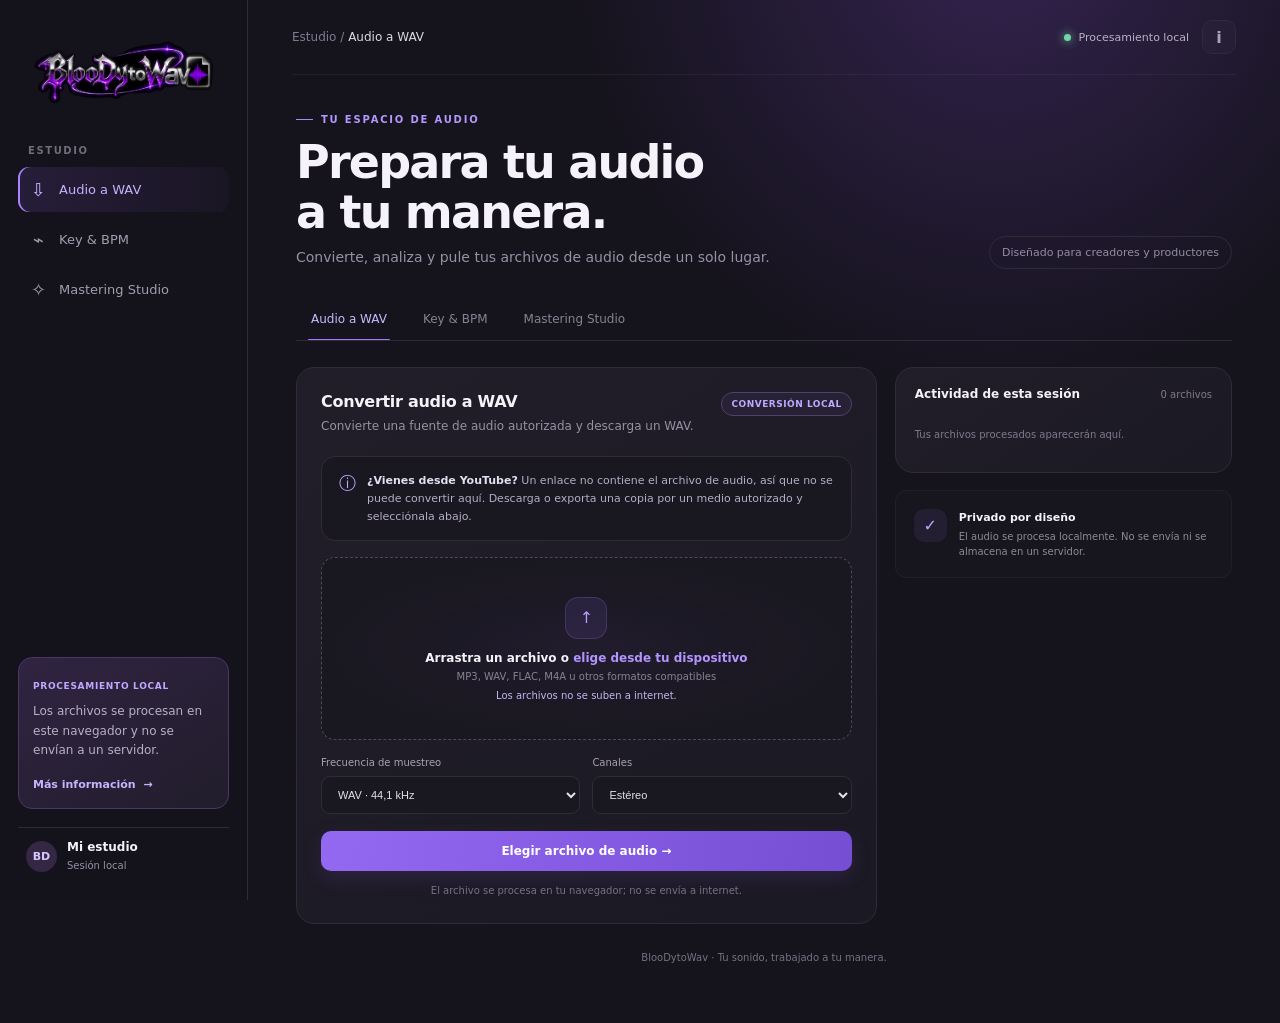
<file: public/index.html>
<!doctype html>
<html lang="es">
<head>
  <meta charset="utf-8">
  <meta name="viewport" content="width=device-width, initial-scale=1">
  <meta name="theme-color" content="#15131c">
  <meta name="description" content="Convierte audio autorizado a WAV, estima tonalidad y tempo y prepara mezclas localmente.">
  <title>BlooDytoWav — Tu espacio de audio</title>
  <link rel="stylesheet" href="./styles.css">
  <script src="./audio-analysis.js" defer></script>
  <script src="./app.js" defer></script>
</head>
<body>
<div class="shell">
  <aside class="sidebar" id="sidebar">
    <a class="brand" href="./index.html" aria-label="BlooDytoWav, inicio"><img src="./bloodytowav-logo.png" alt="BlooDytoWav"></a>
    <div class="nav-label">ESTUDIO</div>
    <nav class="nav" aria-label="Herramientas">
      <button class="active" data-page="youtube"><span aria-hidden="true">⇩</span> Audio a WAV</button>
      <button data-page="analyzer"><span aria-hidden="true">⌁</span> Key &amp; BPM</button>
      <button data-page="mastering"><span aria-hidden="true">✧</span> Mastering Studio</button>
    </nav>
    <div class="side-bottom">
      <div class="pro-card"><small>PROCESAMIENTO LOCAL</small><p>Los archivos se procesan en este navegador y no se envían a un servidor.</p><button id="privacy-info">Más información&nbsp; →</button></div>
      <div class="profile"><div class="avatar">BD</div><div><b>Mi estudio</b><small>Sesión local</small></div></div>
    </div>
  </aside>
  <main class="main">
    <header class="topbar">
      <button class="icon-btn mobilemenu" id="menu" aria-label="Abrir menú">☰</button>
      <a class="mobilebrand" href="./index.html" aria-label="BlooDytoWav, inicio"><img src="./bloodytowav-logo.png" alt="BlooDytoWav"></a>
      <div class="crumb">Estudio <span> / </span> <b id="crumb">Audio a WAV</b></div>
      <div class="top-actions"><div class="status"><i class="dot"></i> Procesamiento local</div><button class="icon-btn" id="notifications" aria-label="Estado del estudio">i</button></div>
    </header>
    <section class="hero"><div><div class="eyebrow">TU ESPACIO DE AUDIO</div><h1 id="title">Prepara tu audio<br>a tu manera.</h1><p id="subtitle">Convierte, analiza y pule tus archivos de audio desde un solo lugar.</p></div><div class="hero-note">Diseñado para creadores y productores</div></section>
    <div class="section-tabs" role="tablist" aria-label="Herramientas de audio">
      <button class="active" role="tab" aria-selected="true" data-page="youtube">Audio a WAV</button><button role="tab" aria-selected="false" data-page="analyzer">Key &amp; BPM</button><button role="tab" aria-selected="false" data-page="mastering">Mastering Studio</button>
    </div>
    <section class="panel active" id="panel-youtube" aria-labelledby="page-youtube">
      <div class="grid">
        <div class="card">
          <div class="card-head"><div><h2 id="page-youtube">Convertir audio a WAV</h2><p>Convierte una fuente de audio autorizada y descarga un WAV.</p></div><span class="tag">CONVERSIÓN LOCAL</span></div>
          <div class="urlbox source-guidance" role="note">
            <span class="guidance-icon" aria-hidden="true">ⓘ</span>
            <p><strong>¿Vienes desde YouTube?</strong> Un enlace no contiene el archivo de audio, así que no se puede convertir aquí. Descarga o exporta una copia por un medio autorizado y selecciónala abajo.</p>
          </div>
          <label class="dropzone" id="drop1" for="file1" tabindex="0"><span class="upload-icon" aria-hidden="true">↑</span><b>Arrastra un archivo o <span>elige desde tu dispositivo</span></b><small>MP3, WAV, FLAC, M4A u otros formatos compatibles</small><small class="file-name" id="filename1">Los archivos no se suben a internet.</small><input id="file1" type="file" accept="audio/*" aria-label="Elegir archivo de audio para convertir"></label>
          <div class="options"><div><label class="field-label" for="quality">Frecuencia de muestreo</label><select id="quality" class="select"><option value="44100">WAV · 44,1 kHz</option><option value="48000">WAV · 48 kHz</option><option value="96000">WAV · 96 kHz</option></select></div><div><label class="field-label" for="channels">Canales</label><select id="channels" class="select"><option value="2">Estéreo</option><option value="1">Mono</option></select></div></div>
          <button class="primary" id="convert">Elegir archivo de audio&nbsp; →</button><p class="microcopy">El archivo se procesa en tu navegador; no se envía a internet.</p>
          <div class="inline-error" id="convert-error" role="alert" hidden></div>
          <div class="progress-message" id="convert-progress" role="status" aria-live="polite" hidden><span class="spinner" aria-hidden="true"></span><span id="convert-progress-text">Preparando el audio…</span></div>
          <div class="conversion-result" id="convert-result" aria-live="polite" hidden><div><b>WAV listo</b><p id="wav-details"></p></div><div class="result-actions"><button type="button" class="secondary-button" id="download-wav">Descargar WAV</button><button type="button" class="text-button" id="convert-another">Convertir otro archivo</button></div></div>
        </div>
        <div class="side-stack"><div class="card mini"><div class="mini-title"><h3>Actividad de esta sesión</h3><span id="activity-count">0 archivos</span></div><ul class="activity-list" id="activity-list"><li class="empty">Tus archivos procesados aparecerán aquí.</li></ul></div><div class="feature"><div class="feature-icon">✓</div><div><b>Privado por diseño</b><p>El audio se procesa localmente. No se envía ni se almacena en un servidor.</p></div></div></div>
      </div>
    </section>
    <section class="panel" id="panel-analyzer" aria-labelledby="page-analyzer">
      <div class="card analyzer-card"><div class="card-head"><div><h2 id="page-analyzer">Analizador de Key &amp; BPM</h2><p>Obtén una estimación de tonalidad y tempo de tu pista.</p></div><span class="tag">ANÁLISIS LOCAL</span></div>
        <label class="dropzone analyzer-drop" id="drop2" for="file2" tabindex="0"><span class="upload-icon" aria-hidden="true">♪</span><b>Arrastra tu pista o <span>elige un archivo</span></b><small>MP3, WAV, FLAC, M4A u otros formatos compatibles</small><small class="file-name" id="filename2">Selecciona un audio para empezar.</small><input id="file2" type="file" accept="audio/*" aria-label="Elegir audio para analizar"></label>
        <div class="analyzer-results" id="results" aria-live="polite"><div class="result"><span>TONALIDAD ESTIMADA</span><strong id="keyval">—</strong><small id="relative-key">Tonalidad relativa: —</small></div><div class="result"><span>TEMPO ESTIMADO</span><strong id="bpmval">—</strong><small id="bpm-note">Pulsos por minuto</small></div></div>
        <button class="primary" id="analyze">Elegir audio para analizar&nbsp; →</button><div class="progress-message" id="analysis-progress" role="status" aria-live="polite" hidden><span class="spinner" aria-hidden="true"></span><span id="analysis-progress-text">Analizando audio…</span></div><p class="microcopy">Analiza hasta 120 segundos iniciales. El tempo y la tonalidad son estimaciones y pueden variar con mezclas complejas o polirritmia.</p>
      </div>
    </section>
    <section class="panel" id="panel-mastering" aria-labelledby="page-mastering">
      <div class="card master-card"><div class="card-head"><div><h2 id="page-mastering">Mastering Studio</h2><p>Aplica una cadena de mastering local y descarga el resultado.</p></div><span class="tag">PROCESAMIENTO LOCAL</span></div>
        <label class="dropzone analyzer-drop" id="drop3" for="file3" tabindex="0"><span class="upload-icon" aria-hidden="true">✧</span><b>Arrastra tu mezcla o <span>elige un archivo</span></b><small>WAV, AIFF, MP3 y otros formatos compatibles</small><small class="file-name" id="filename3">Elige una mezcla para empezar.</small><input id="file3" type="file" accept="audio/*" aria-label="Elegir mezcla para masterizar"></label>
        <div class="master-grid"><label class="master-option"><input type="radio" name="style" value="balanced" checked><span><b>Equilibrado</b><small>Control suave y acabado natural</small></span></label><label class="master-option"><input type="radio" name="style" value="warm"><span><b>Cálido</b><small>Graves suaves y color armónico</small></span></label><label class="master-option"><input type="radio" name="style" value="punchy"><span><b>Enérgico</b><small>Más ataque y compresión</small></span></label><label class="master-option"><input type="radio" name="style" value="airy"><span><b>Abierto</b><small>Más aire y amplitud percibida</small></span></label></div>
        <button class="primary" id="master">Elegir mezcla para masterizar&nbsp; →</button><p class="microcopy">Esta versión aplica procesamiento de audio local; no usa IA ni un servicio externo.</p>
      </div>
    </section>
    <footer class="foot">BlooDytoWav · Tu sonido, trabajado a tu manera.</footer>
  </main>
</div>
<div class="toast" id="toast" role="status" aria-live="polite"></div>
</body>
</html>
</file>
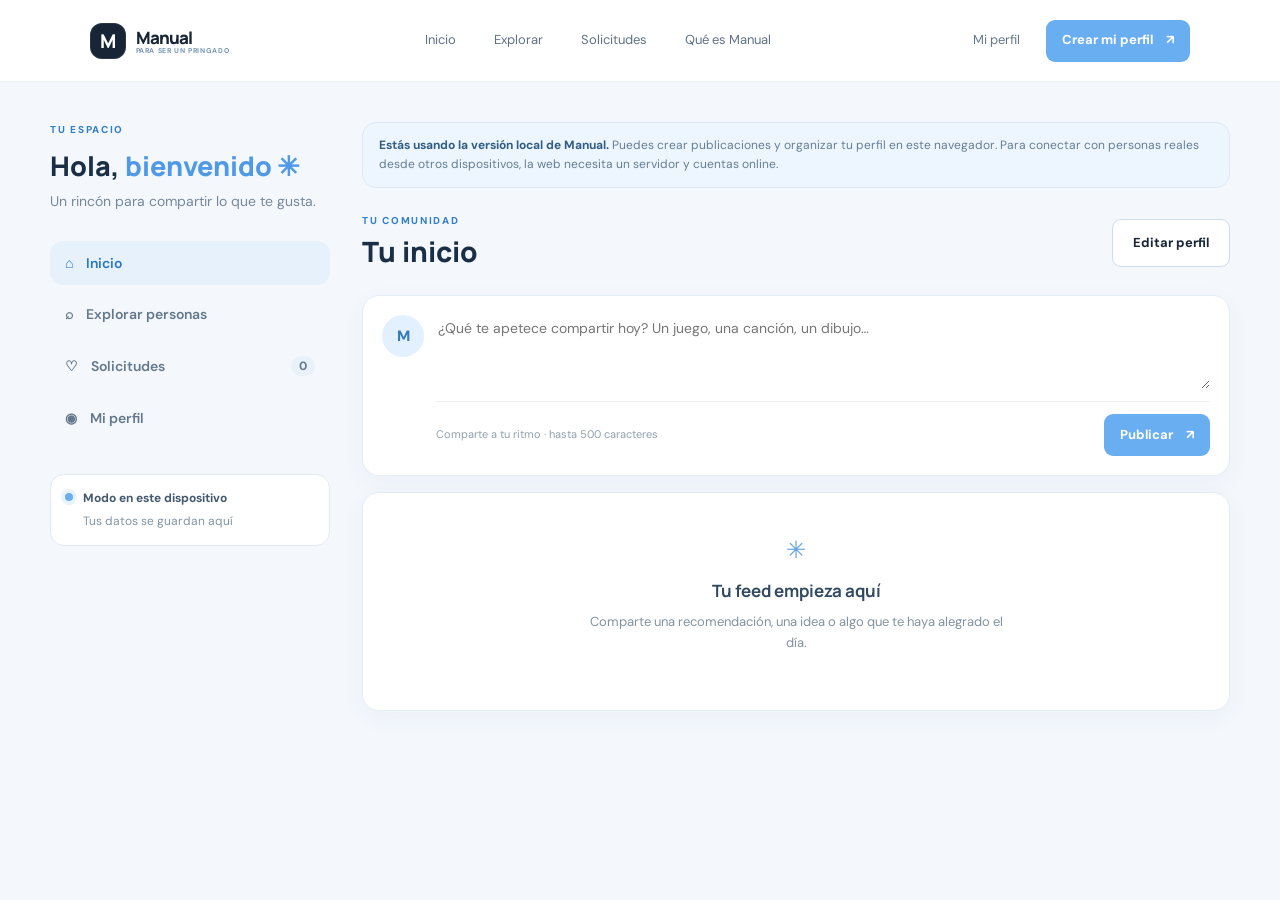
<file: public/manualparaserunpringado/index.html>
<!doctype html>
<html lang="es">
<head>
  <meta charset="utf-8">
  <meta name="viewport" content="width=device-width, initial-scale=1">
  <meta name="theme-color" content="#f4f9ff">
  <meta name="description" content="Manual: encuentra gente con tus mismos gustos, sin presión y sin juicios.">
  <title>Manual Para Ser Un Pringado — Encuentra tu comunidad</title>
  <link rel="preconnect" href="https://fonts.googleapis.com">
  <link rel="preconnect" href="https://fonts.gstatic.com" crossorigin>
  <link href="https://fonts.googleapis.com/css2?family=DM+Sans:wght@400;500;600;700&family=Manrope:wght@500;600;700;800&display=swap" rel="stylesheet">
  <link rel="stylesheet" href="./styles.css">
  <link rel="stylesheet" href="./visual-updates.css">
  <script src="./app.js" defer></script>
</head>
<body>
  <header class="topbar">
    <a class="brand" href="#inicio" aria-label="Manual Para Ser Un Pringado, inicio"><span class="brand-mark">M</span><span>Manual<small>PARA SER UN PRINGADO</small></span></a>
    <nav class="desktop-nav" aria-label="Navegación principal">
      <a href="#app" data-app-nav="inicio">Inicio</a><a href="#app" data-app-nav="explorar">Explorar</a><a href="#app" data-app-nav="solicitudes">Solicitudes</a><a href="#como-funciona" data-landing-nav>Qué es Manual</a>
    </nav>
    <div class="top-actions"><button class="text-button" id="login-open">Mi perfil</button><button class="button button-blue button-small" id="signup-open">Crear mi perfil <span aria-hidden="true">↗</span></button><button class="mobile-menu" id="mobile-menu" aria-label="Abrir menú" aria-expanded="false">☰</button></div>
  </header>

  <main class="social-app" id="app-view">
    <div class="app-layout">
      <aside class="app-sidebar"><div class="sidebar-greeting"><span class="eyebrow">TU ESPACIO</span><h1>Hola, <span id="greeting-name">bienvenido</span> <span aria-hidden="true">✳</span></h1><p>Un rincón para compartir lo que te gusta.</p></div><nav class="app-tabs" aria-label="Secciones de Manual"><button class="app-tab active" data-view="inicio">⌂ <span>Inicio</span></button><button class="app-tab" data-view="explorar">⌕ <span>Explorar personas</span></button><button class="app-tab" data-view="solicitudes">♡ <span>Solicitudes</span><b id="request-count">0</b></button><button class="app-tab" data-view="perfil">◉ <span>Mi perfil</span></button></nav><div class="local-status"><span class="status-dot"></span><div><b>Modo en este dispositivo</b><small>Tus datos se guardan aquí</small></div></div></aside>
      <section class="app-content">
        <div class="app-notice"><b>Estás usando la versión local de Manual.</b> Puedes crear publicaciones y organizar tu perfil en este navegador. Para conectar con personas reales desde otros dispositivos, la web necesita un servidor y cuentas online.</div>
        <section class="app-view active" data-panel="inicio"><div class="app-section-title"><div><span class="eyebrow">TU COMUNIDAD</span><h2>Tu inicio</h2></div><button class="button button-outline" data-open-profile>Editar perfil</button></div>
          <form class="composer" id="post-form"><div class="composer-avatar" id="composer-avatar">M</div><label class="sr-only" for="post-text">Comparte algo de tus aficiones</label><textarea id="post-text" name="text" maxlength="500" placeholder="¿Qué te apetece compartir hoy? Un juego, una canción, un dibujo…" required></textarea><div class="composer-bottom"><span>Comparte a tu ritmo · hasta 500 caracteres</span><button class="button button-blue button-small" type="submit">Publicar <span>↗</span></button></div></form>
          <div class="feed-list" id="feed-list" aria-live="polite"></div>
        </section>
        <section class="app-view" data-panel="explorar" hidden><div class="app-section-title"><div><span class="eyebrow">AFICIONES QUE CONECTAN</span><h2>Explorar personas</h2><p>Perfiles de ejemplo para probar la experiencia. No son usuarios reales.</p></div></div><div class="explore-list" id="explore-list"></div></section>
        <section class="app-view" data-panel="solicitudes" hidden><div class="app-section-title"><div><span class="eyebrow">SIN PRISA</span><h2>Tus solicitudes</h2><p>En esta versión quedan guardadas solo en este navegador.</p></div></div><div id="requests-list" class="requests-list"></div></section>
        <section class="app-view" data-panel="perfil" hidden><div class="app-section-title"><div><span class="eyebrow">TU PERFIL</span><h2>Así te presentas</h2></div><button class="button button-blue" data-open-profile>Editar perfil <span>↗</span></button></div><div id="profile-card" class="profile-card"></div></section>
      </section>
    </div>
  </main>

  <main id="landing-view" hidden>
    <section class="hero" id="inicio">
      <div class="hero-copy">
        <div class="eyebrow"><span class="status-dot"></span> UN LUGAR PARA SER TÚ</div>
        <h1>No tienes que<br>encajar con <span>todos.</span></h1>
        <p class="hero-lede">Un espacio para encontrar personas con intereses parecidos, compartir tus aficiones a tu ritmo y conversar sin prejuicios.</p>
        <div class="hero-actions"><button class="button button-blue" id="hero-signup">Encuentra a tu gente <span aria-hidden="true">→</span></button><a class="quiet-link" href="#como-funciona">Así funciona <span aria-hidden="true">↓</span></a></div>
        <div class="trust-note"><span class="avatar-stack"><i>J</i><i>M</i><i>A</i></span><span>Aficiones distintas. Intereses que conectan.</span></div>
      </div>
      <div class="hero-art" aria-label="Vista previa ilustrada de Manual">
        <div class="orbit orbit-one"></div><div class="orbit orbit-two"></div>
        <div class="community-visual"><img src="./hangout-anime-game.png" alt="Ilustración de jóvenes compartiendo videojuegos, manga y dibujo en un espacio luminoso"><div class="community-shade"></div><div class="community-label"><span>MANUAL / COMUNIDAD</span><b>Lo que te gusta<br>es un buen comienzo.</b></div></div>
        <article class="preview-card main-preview">
          <div class="preview-top"><span class="mini-brand"><span class="mini-mark">M</span> MANUAL</span><span class="online-pill"><i></i> Para ti</span></div>
          <div class="preview-post-art"><img src="./hangout-anime-game.png" alt="Vista de una publicación sobre manga y videojuegos"><span>🎮 UNA TARDE TRANQUILA</span></div>
          <div class="preview-profile"><div><h3>lunamora <span class="verified">✳</span></h3><p>Anime · juegos · ilustración</p></div><span class="match-score">4<small>EN COMÚN</small></span></div>
          <div class="interest-list"><span>🎮 Juegos cozy</span><span>𖦹 Manga</span><span>♫ Lo-fi</span></div>
          <button class="preview-connect" type="button" data-preview-connect>Ver perfil <span>↗</span></button>
        </article>
        <article class="floating-note note-top"><span class="note-icon">✳</span><span><b>Tu espacio, a tu ritmo</b><small>Nicknames y límites propios</small></span></article>
        <article class="floating-note note-bottom"><span class="note-icon pale">♡</span><span><b>Intereses en común</b><small>Anime · juegos · música</small></span></article>
        <div class="hero-label">MANUAL PARA SER UN PRINGADO<br>UNA COMUNIDAD PARA ENCONTRAR TU SITIO.</div>
      </div>
      <a class="scroll-cue" href="#como-funciona" aria-label="Desplazar a cómo funciona">↓</a>
    </section>

    <section class="section how-section" id="como-funciona">
      <div class="section-heading"><span class="eyebrow">01 / EMPIEZA A TU MANERA</span><h2>Empieza con lo que<br><span>te representa.</span></h2><p>No necesitas construir un perfil perfecto. Manual te ayuda a descubrir puntos en común y abrir conversaciones de forma natural.</p></div>
      <div class="steps-grid"><article class="step-card"><span class="step-number">01</span><div class="step-icon">◉</div><h3>Elige tu nickname</h3><p>Presenta tu perfil con el nombre que prefieras. Tú decides cuándo compartir algo más.</p></article><article class="step-card"><span class="step-number">02</span><div class="step-icon">⌘</div><h3>Comparte tus intereses</h3><p>Videojuegos, anime, manga, música y otras aficiones que forman parte de ti.</p></article><article class="step-card"><span class="step-number">03</span><div class="step-icon">↗</div><h3>Conecta a tu ritmo</h3><p>Descubre personas con intereses afines y envía una solicitud cuando te sientas preparado.</p></article></div>
    </section>

    <section class="section discover-section" id="personas">
      <div class="discover-intro"><span class="eyebrow">02 / ENCUENTRA AFINIDADES</span><h2>Hay más personas<br>que comparten <span>tus gustos.</span></h2><p>Explora perfiles por intereses y, si lo prefieres, por zona. La ubicación siempre es opcional.</p><button class="button button-blue" id="discover-signup">Descubrir personas <span>→</span></button></div>
      <div class="people-panel"><div class="panel-heading"><div><b>Personas para descubrir</b><small>Perfiles de ejemplo · zona elegida por ti</small></div><button class="filter-button" id="filter-toggle">⌄ <span>Afinidades</span></button></div>
        <div class="person-card"><div class="person-avatar avatar-jules">J</div><div class="person-info"><div class="person-name">jules.exe <span class="online-dot"></span></div><p>Bilbao · usa nickname</p><div class="person-tags"><span>Hades</span><span>Anime</span><span>Indie rock</span></div></div><div class="person-match"><b>4</b><small>gustos en común</small></div><button class="connect-button" aria-label="Enviar solicitud a jules.exe" data-connect="jules.exe">+</button></div>
        <div class="person-card"><div class="person-avatar avatar-noa">N</div><div class="person-info"><div class="person-name">noa.jpg <span class="online-dot muted"></span></div><p>Valencia · nickname visible</p><div class="person-tags"><span>Ghibli</span><span>Manga</span><span>Lo-fi</span></div></div><div class="person-match"><b>3</b><small>gustos en común</small></div><button class="connect-button" aria-label="Enviar solicitud a noa.jpg" data-connect="noa.jpg">+</button></div>
        <div class="person-card"><div class="person-avatar avatar-river">R</div><div class="person-info"><div class="person-name">river.wav <span class="online-dot"></span></div><p>Tu zona · comparte cuando quiere</p><div class="person-tags"><span>Celeste</span><span>Pixel art</span><span>J-Rock</span></div></div><div class="person-match"><b>2</b><small>gustos en común</small></div><button class="connect-button" aria-label="Enviar solicitud a river.wav" data-connect="river.wav">+</button></div>
        <div class="demo-disclaimer">Perfiles ilustrativos para enseñar cómo funciona Manual. Todavía no son usuarios reales.</div>
      </div>
    </section>

    <section class="section app-gallery" id="experiencia">
      <div class="gallery-heading"><span class="eyebrow">03 / ASÍ SE VE MANUAL</span><h2>Tus aficiones, en buena <span>compañía.</span></h2><p>Explora publicaciones, descubre afinidades y presenta tu perfil con el nivel de detalle que prefieras.</p></div>
      <div class="screen-gallery">
        <article class="app-screen screen-feed"><div class="screen-top"><span class="screen-logo"><i>M</i> Manual</span><span>⌕　♡</span></div><div class="screen-filter"><span class="active">Para ti</span><span>Juegos</span><span>Anime</span></div><div class="screen-photo"><img src="./hangout-anime-game.png" alt="Ilustración de personas compartiendo anime y videojuegos en el feed"><span class="photo-pill">🎮 MOMENTO COZY</span></div><div class="screen-copy"><b>lunamora</b><p>Una tarde tranquila entre partidas, manga y café ☁</p><div class="screen-tags">#juegoscozy　#manga</div></div><div class="screen-bottom">⌂　⌕　＋　♡　◉</div></article>
        <article class="app-screen screen-interests"><div class="screen-top"><span class="screen-title">Explora tus intereses</span><span>•••</span></div><div class="interest-hero-art"><div class="sparkle">✳</div><div class="orbit-face">☾</div><div class="interest-art-caption">HISTORIAS QUE<br>SE QUEDAN CONTIGO</div></div><div class="screen-copy"><span class="screen-kicker">DESCUBRE ALGO NUEVO</span><b>Anime & manga</b><p>Recomendaciones y conversaciones para compartir.</p></div><div class="topic-pills"><span>Slice of life</span><span>Fantasía</span><span>Shōnen</span></div><div class="screen-bottom">⌂　⌕　＋　♡　◉</div></article>
        <article class="app-screen screen-profile"><div class="screen-top"><span class="screen-title">Tu perfil</span><span>⚙</span></div><div class="profile-cover"><div class="profile-avatar">N</div></div><div class="profile-info"><span class="profile-handle">noa.jpg　<span>✳</span></span><small>Nickname visible · Zaragoza</small><p>Anime, música y videojuegos independientes. Aquí comparto mis recomendaciones.</p><div class="profile-numbers"><span><b>8</b> intereses</span><span><b>3</b> comunidades</span></div></div><div class="screen-copy profile-interest-copy"><span class="screen-kicker">MIS INTERESES</span><div class="topic-pills"><span>🎮 Indies</span><span>𖦹 Ghibli</span><span>♫ J-rock</span></div></div><div class="screen-bottom">⌂　⌕　＋　♡　◉</div></article>
      </div>
      <div class="gallery-caption"><span class="gallery-dot"></span> Vistas conceptuales de la experiencia de Manual</div>
    </section>

    <section class="section interests-section" id="gustos"><div class="interests-copy"><span class="eyebrow">04 / TUS INTERESES</span><h2>Lo que te gusta<br>también puede <span>unir.</span></h2><p>Elige tus aficiones y encuentra comunidades donde hablar de ellas con naturalidad. Un juego, una canción o una historia pueden ser el primer punto en común.</p><button class="button button-outline" id="interests-signup">Añadir mis intereses <span>↗</span></button></div><div class="interest-cloud" aria-label="Categorías de intereses"><button class="interest-chip chip-large" data-chip>🎮 Videojuegos <small>124 temas</small></button><button class="interest-chip" data-chip>✦ Anime</button><button class="interest-chip" data-chip>📚 Manga</button><button class="interest-chip chip-dark" data-chip>♫ Música</button><button class="interest-chip" data-chip>🎨 Dibujo</button><button class="interest-chip chip-large chip-soft" data-chip>✿ Series y películas <small>86 temas</small></button><button class="interest-chip" data-chip>🪴 Plantas</button><button class="interest-chip chip-dark" data-chip>🧶 Hobbies tranquilos</button><button class="interest-chip" data-chip>🛹 Skate</button><span class="cloud-caption">Y muchas más cosas que te hacen ser tú.</span></div></section>

    <section class="privacy-band"><div class="privacy-symbol">⌑</div><div><span class="eyebrow">TÚ MARCAS EL RITMO</span><h2>Tu perfil. Tus límites.</h2><p>Empieza con tu nickname. La ubicación exacta no se muestra. Tú eliges si quieres explorar por zona y quién puede ver tu nombre real.</p></div><button class="button button-white" id="privacy-signup">Crear perfil con calma <span>→</span></button></section>

    <section class="final-cta"><span class="eyebrow">TU COMUNIDAD EMPIEZA CON UN INTERÉS</span><h2>Comparte lo que te gusta.<br><span>Encuentra tu sitio.</span></h2><button class="button button-blue" id="final-signup">Conocer Manual <span>↗</span></button><p>Manual Para Ser Un Pringado</p></section>
  </main>

  <footer id="landing-footer" hidden><a class="brand footer-brand" href="#inicio"><span class="brand-mark">M</span><span>Manual<small>PARA SER UN PRINGADO</small></span></a><p>Un espacio para descubrir personas con intereses en común.</p><a href="#inicio">Volver arriba ↑</a><small class="footer-note">Concepto de producto · Los perfiles de muestra no son personas reales</small></footer>

  <dialog class="profile-dialog" id="profile-dialog" aria-labelledby="dialog-title"><form method="dialog" class="dialog-dismiss"><button class="close-dialog" aria-label="Cerrar">×</button></form><div class="dialog-content"><div class="dialog-mark">M</div><span class="eyebrow">TU ESPACIO, TUS NORMAS</span><h2 id="dialog-title">Crea tu perfil Manual.</h2><p class="dialog-lede">Prueba cómo se vería tu perfil. En esta vista previa se guarda únicamente en este navegador.</p><form id="profile-form">
    <label>Tu nickname<input name="nickname" required minlength="2" maxlength="24" placeholder="por ejemplo, lunamora" autocomplete="nickname"></label>
    <label>Tu zona <span class="optional-label">opcional</span><input name="location" maxlength="60" placeholder="Ciudad o provincia, sin dirección exacta"></label>
    <label>Nombre real <span class="optional-label">opcional</span><input name="realName" maxlength="60" placeholder="Puedes dejarlo en blanco"></label>
    <fieldset><legend>¿Qué te gusta? <span class="optional-label">elige los que quieras</span></legend><div class="form-interests"><label><input type="checkbox" name="interests" value="Videojuegos"> Videojuegos</label><label><input type="checkbox" name="interests" value="Anime"> Anime</label><label><input type="checkbox" name="interests" value="Manga"> Manga</label><label><input type="checkbox" name="interests" value="Música"> Música</label><label><input type="checkbox" name="interests" value="Dibujo"> Dibujo</label><label><input type="checkbox" name="interests" value="Series y películas"> Series y películas</label></div></fieldset>
    <label class="privacy-toggle"><input type="checkbox" name="showRealName"><span><b>Mostrar mi nombre real</b><small>Desactivado por defecto. Puedes mantener solo tu nickname.</small></span></label>
    <p class="local-note">Esta es una demostración privada en tu dispositivo. Todavía no crea una cuenta online ni conecta con otras personas.</p>
    <button class="button button-blue submit-button" type="submit">Guardar vista previa <span>→</span></button><div class="form-feedback" id="form-feedback" role="status" aria-live="polite"></div>
  </form></div></dialog>
  <div class="toast" id="toast" role="status" aria-live="polite"></div>
</body>
</html>
</file>
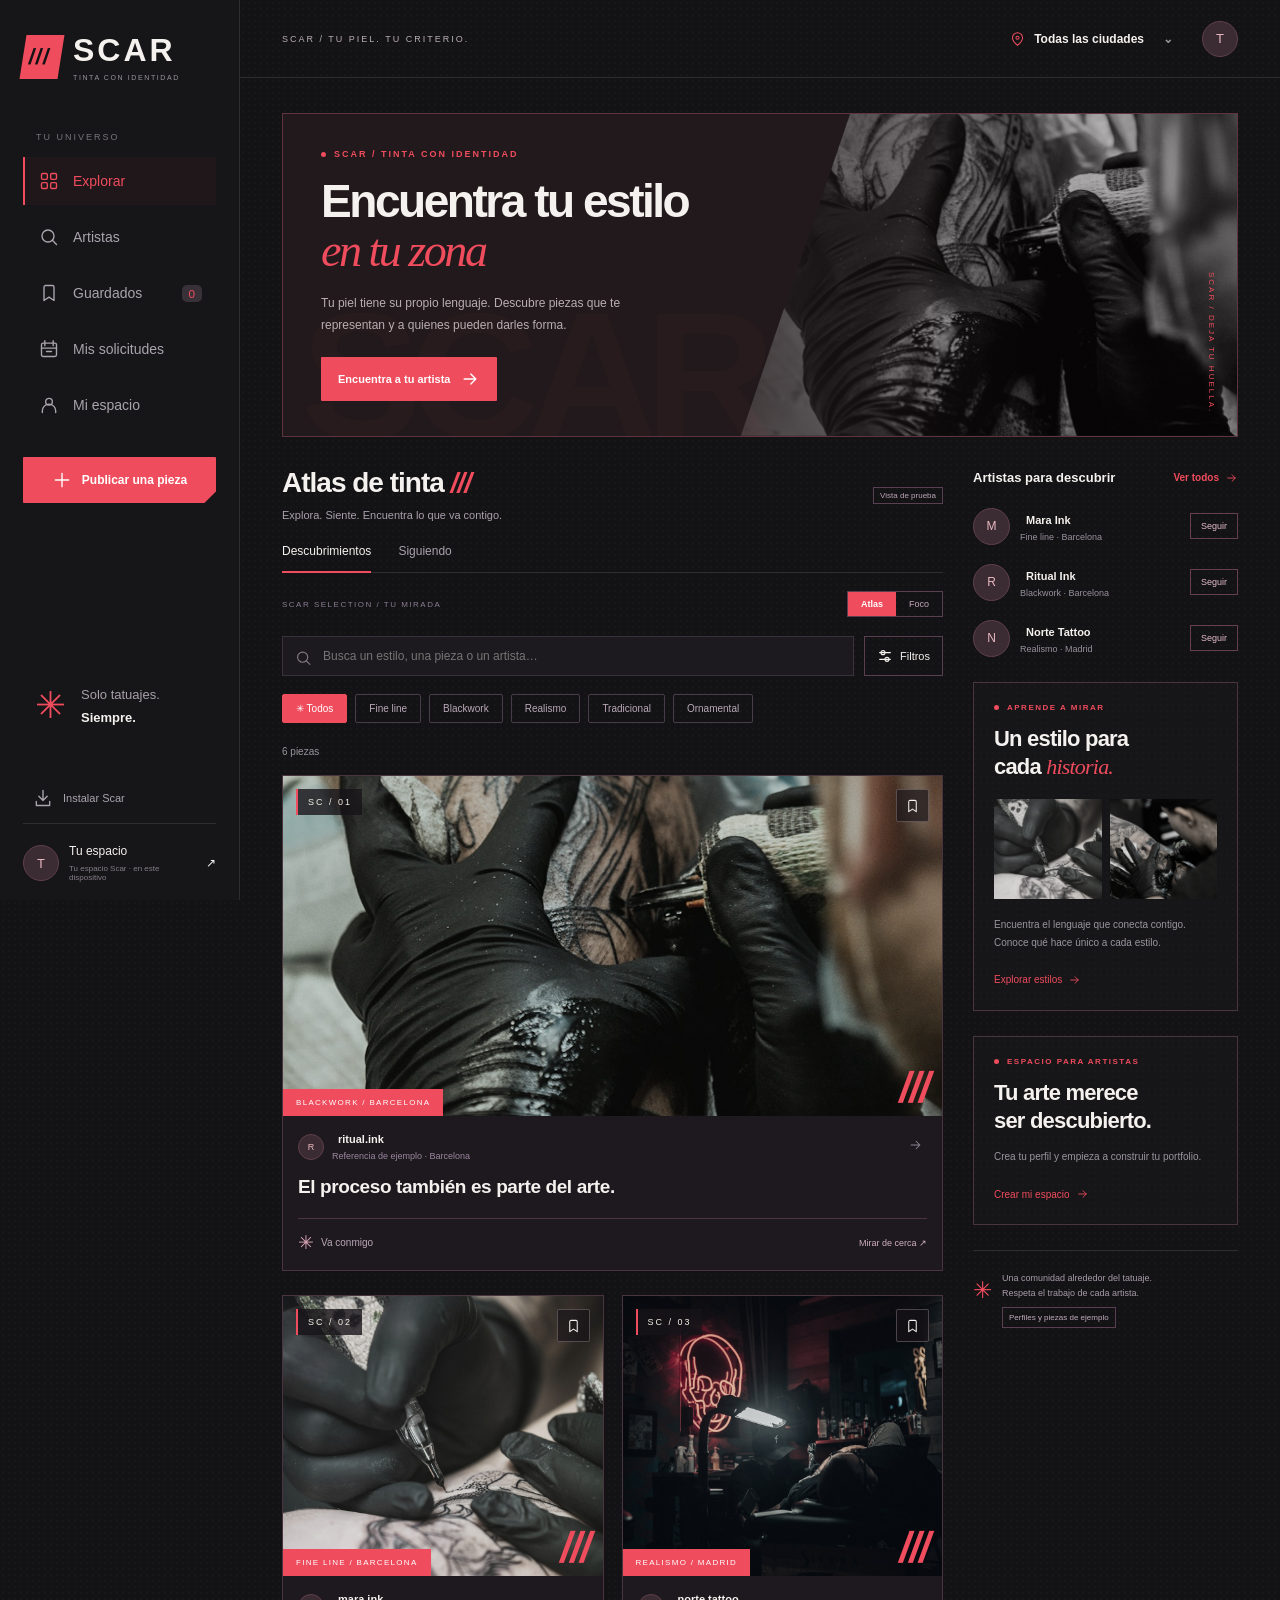
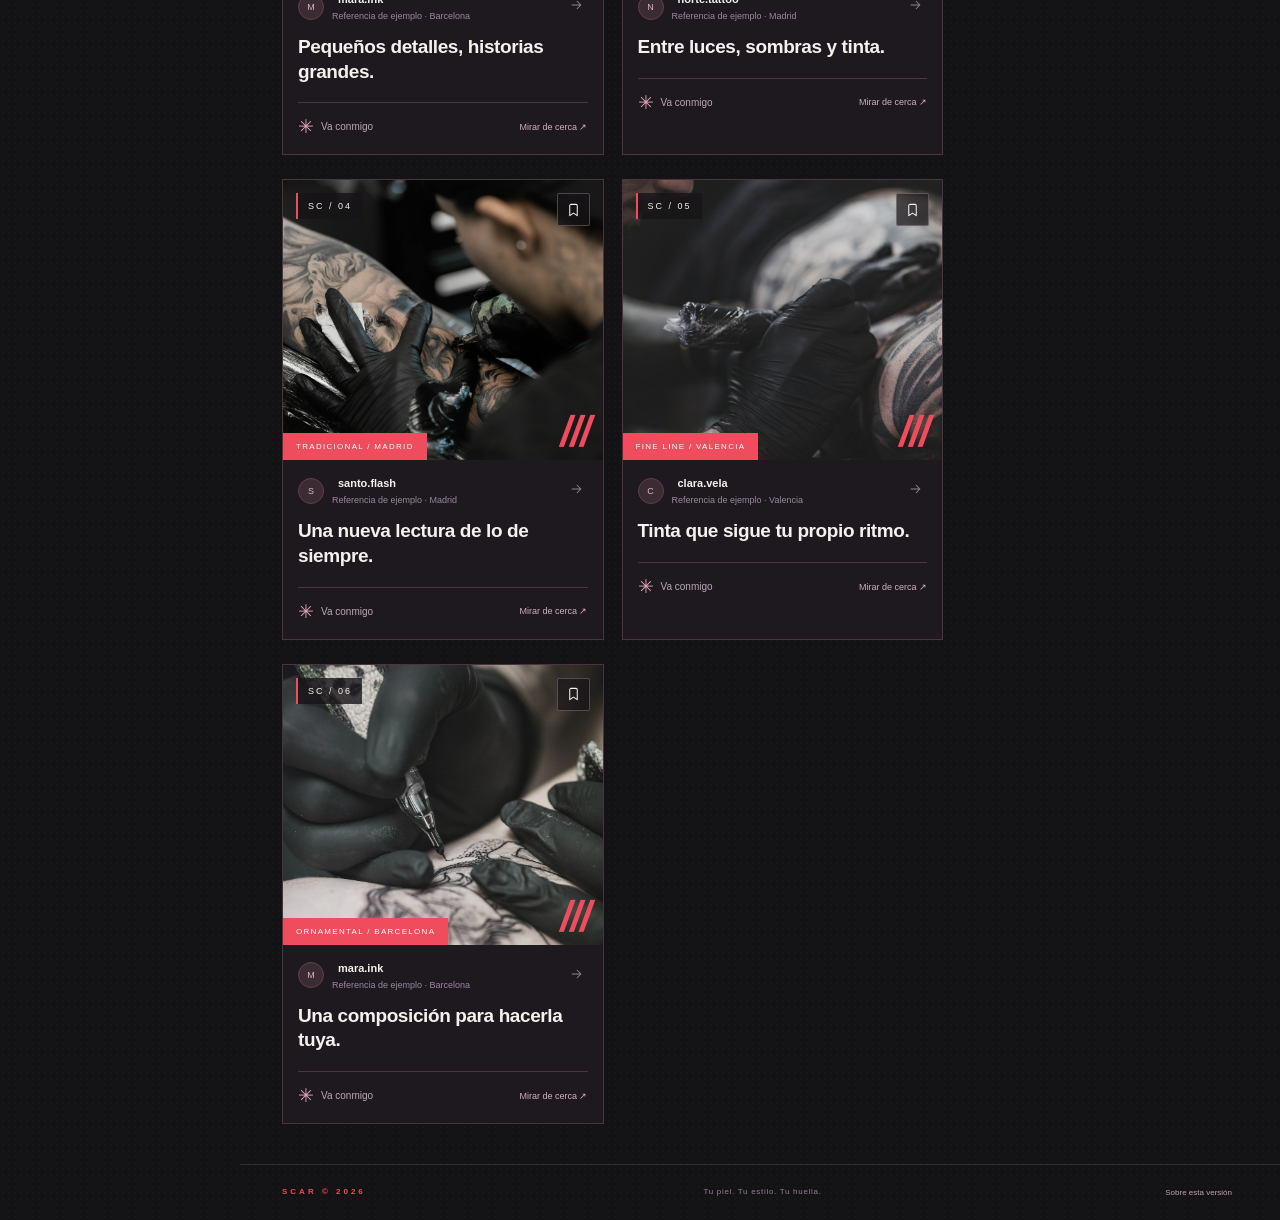
<file: public/Inksomnia/comunidad/index.html>
<!doctype html>
<html lang="es">
<head>
  <meta charset="utf-8"><meta name="viewport" content="width=device-width, initial-scale=1, viewport-fit=cover">
  <meta name="theme-color" content="#131214"><meta name="description" content="Scar. Encuentra tu estilo en tu zona. Un atlas de tatuajes, artistas y experiencias con identidad propia.">
  <meta name="apple-mobile-web-app-capable" content="yes"><meta name="apple-mobile-web-app-status-bar-style" content="black-translucent">
  <title>Scar — Encuentra tu estilo en tu zona</title>
  <link rel="manifest" href="./manifest.webmanifest"><link rel="icon" href="./assets/icon.svg?v=scar4" type="image/svg+xml"><link rel="apple-touch-icon" href="./assets/icon-192.png?v=scar4">
  <link rel="stylesheet" href="./style.css?v=scar4"><link rel="stylesheet" href="./scar.css?v=scar4"><script src="./app.js?v=scar4" defer></script>
</head>
<body>
  <svg class="svg-defs" aria-hidden="true"><defs>
  <symbol id="i-grid" viewBox="0 0 24 24"><rect x="3" y="3" width="7" height="7" rx="1.5"/><rect x="14" y="3" width="7" height="7" rx="1.5"/><rect x="3" y="14" width="7" height="7" rx="1.5"/><rect x="14" y="14" width="7" height="7" rx="1.5"/></symbol>
  <symbol id="i-search" viewBox="0 0 24 24"><circle cx="10.8" cy="10.8" r="7.2"/><path d="m16 16 5 5"/></symbol>
  <symbol id="i-bookmark" viewBox="0 0 24 24"><path d="M6 21V5a2 2 0 0 1 2-2h8a2 2 0 0 1 2 2v16l-6-4z"/></symbol>
  <symbol id="i-user" viewBox="0 0 24 24"><circle cx="12" cy="8" r="4"/><path d="M4 21v-2a8 8 0 0 1 16 0v2"/></symbol>
  <symbol id="i-plus" viewBox="0 0 24 24"><path d="M12 4v16M4 12h16"/></symbol>
  <symbol id="i-arrow" viewBox="0 0 24 24"><path d="M5 12h14m-6-6 6 6-6 6"/></symbol>
  <symbol id="i-pin" viewBox="0 0 24 24"><path d="M20 10c0 6-8 12-8 12S4 16 4 10a8 8 0 1 1 16 0Z"/><circle cx="12" cy="10" r="2.5"/></symbol>
  <symbol id="i-calendar" viewBox="0 0 24 24"><rect x="3" y="5" width="18" height="16" rx="2"/><path d="M7 2v6m10-6v6M3 11h18m-12 4h6"/></symbol>
  <symbol id="i-close" viewBox="0 0 24 24"><path d="m6 6 12 12M6 18 18 6"/></symbol>
  <symbol id="i-sliders" viewBox="0 0 24 24"><path d="M4 7h16M4 17h16"/><circle cx="9" cy="7" r="3"/><circle cx="15" cy="17" r="3"/></symbol>
  <symbol id="i-download" viewBox="0 0 24 24"><path d="M12 3v12m-5-5 5 5 5-5M4 16v5h16v-5"/></symbol>
  </defs></svg>
  <aside class="sidebar">
    <a class="brand" href="#explorar" aria-label="Scar, inicio"><span class="brand-mark" aria-hidden="true">///</span><span>SCAR<small>TINTA CON IDENTIDAD</small></span></a>
    <span class="nav-label">TU UNIVERSO</span>
    <nav class="main-nav" aria-label="Navegación principal">
      <a href="#explorar" data-nav="explorar"><svg><use href="#i-grid"/></svg><span>Explorar</span></a>
      <a href="#artistas" data-nav="artistas"><svg><use href="#i-search"/></svg><span>Artistas</span></a>
      <a href="#guardados" data-nav="guardados"><svg><use href="#i-bookmark"/></svg><span>Guardados</span><small id="saved-count">0</small></a>
      <a href="#citas" data-nav="citas"><svg><use href="#i-calendar"/></svg><span>Mis solicitudes</span></a>
      <a href="#perfil" data-nav="perfil"><svg><use href="#i-user"/></svg><span>Mi espacio</span></a>
    </nav>
    <button class="primary publish-button" data-action="publish"><svg><use href="#i-plus"/></svg>Publicar una pieza</button>
    <div class="sidebar-bottom"><div class="side-note"><span class="asterisk">✳</span><p>Solo tatuajes.<br><strong>Siempre.</strong></p></div><button class="install-button" data-action="install"><svg><use href="#i-download"/></svg>Instalar Scar</button><button class="account" data-action="profile"><span class="avatar">T</span><span id="account-name">Tu espacio<small>Perfil local · versión de prueba</small></span><span>↗</span></button></div>
  </aside>
  <div class="app-shell">
    <header class="topbar"><a class="mobile-brand" href="#explorar"><b aria-hidden="true">///</b><span>SCAR</span></a><span class="breadcrumb">SCAR / TU PIEL. TU CRITERIO.</span><div class="top-actions"><button class="location-button" data-action="location"><svg><use href="#i-pin"/></svg><span id="location-label">Todas las ciudades</span><span class="chevron">⌄</span></button><button class="avatar" data-action="profile" aria-label="Abrir mi perfil">T</button></div></header>
    <main id="main" tabindex="-1"></main>
    <footer class="app-footer"><span>SCAR © 2026</span><span>Tu piel. Tu estilo. Tu huella.</span><button data-action="about">Sobre esta versión</button></footer>
  </div>
  <nav class="mobile-nav" aria-label="Navegación móvil"><a href="#explorar" data-nav="explorar"><svg><use href="#i-grid"/></svg><span>Explorar</span></a><a href="#artistas" data-nav="artistas"><svg><use href="#i-search"/></svg><span>Artistas</span></a><button data-action="publish" aria-label="Publicar una pieza"><svg><use href="#i-plus"/></svg></button><a href="#guardados" data-nav="guardados"><svg><use href="#i-bookmark"/></svg><span>Guardados</span></a><a href="#perfil" data-nav="perfil"><svg><use href="#i-user"/></svg><span>Mi espacio</span></a></nav>
  <dialog id="modal"><button class="close-dialog" aria-label="Cerrar ventana"><svg><use href="#i-close"/></svg></button><div id="modal-content"></div></dialog>
  <div id="toast" role="status" aria-live="polite"></div>
</body></html>
</file>
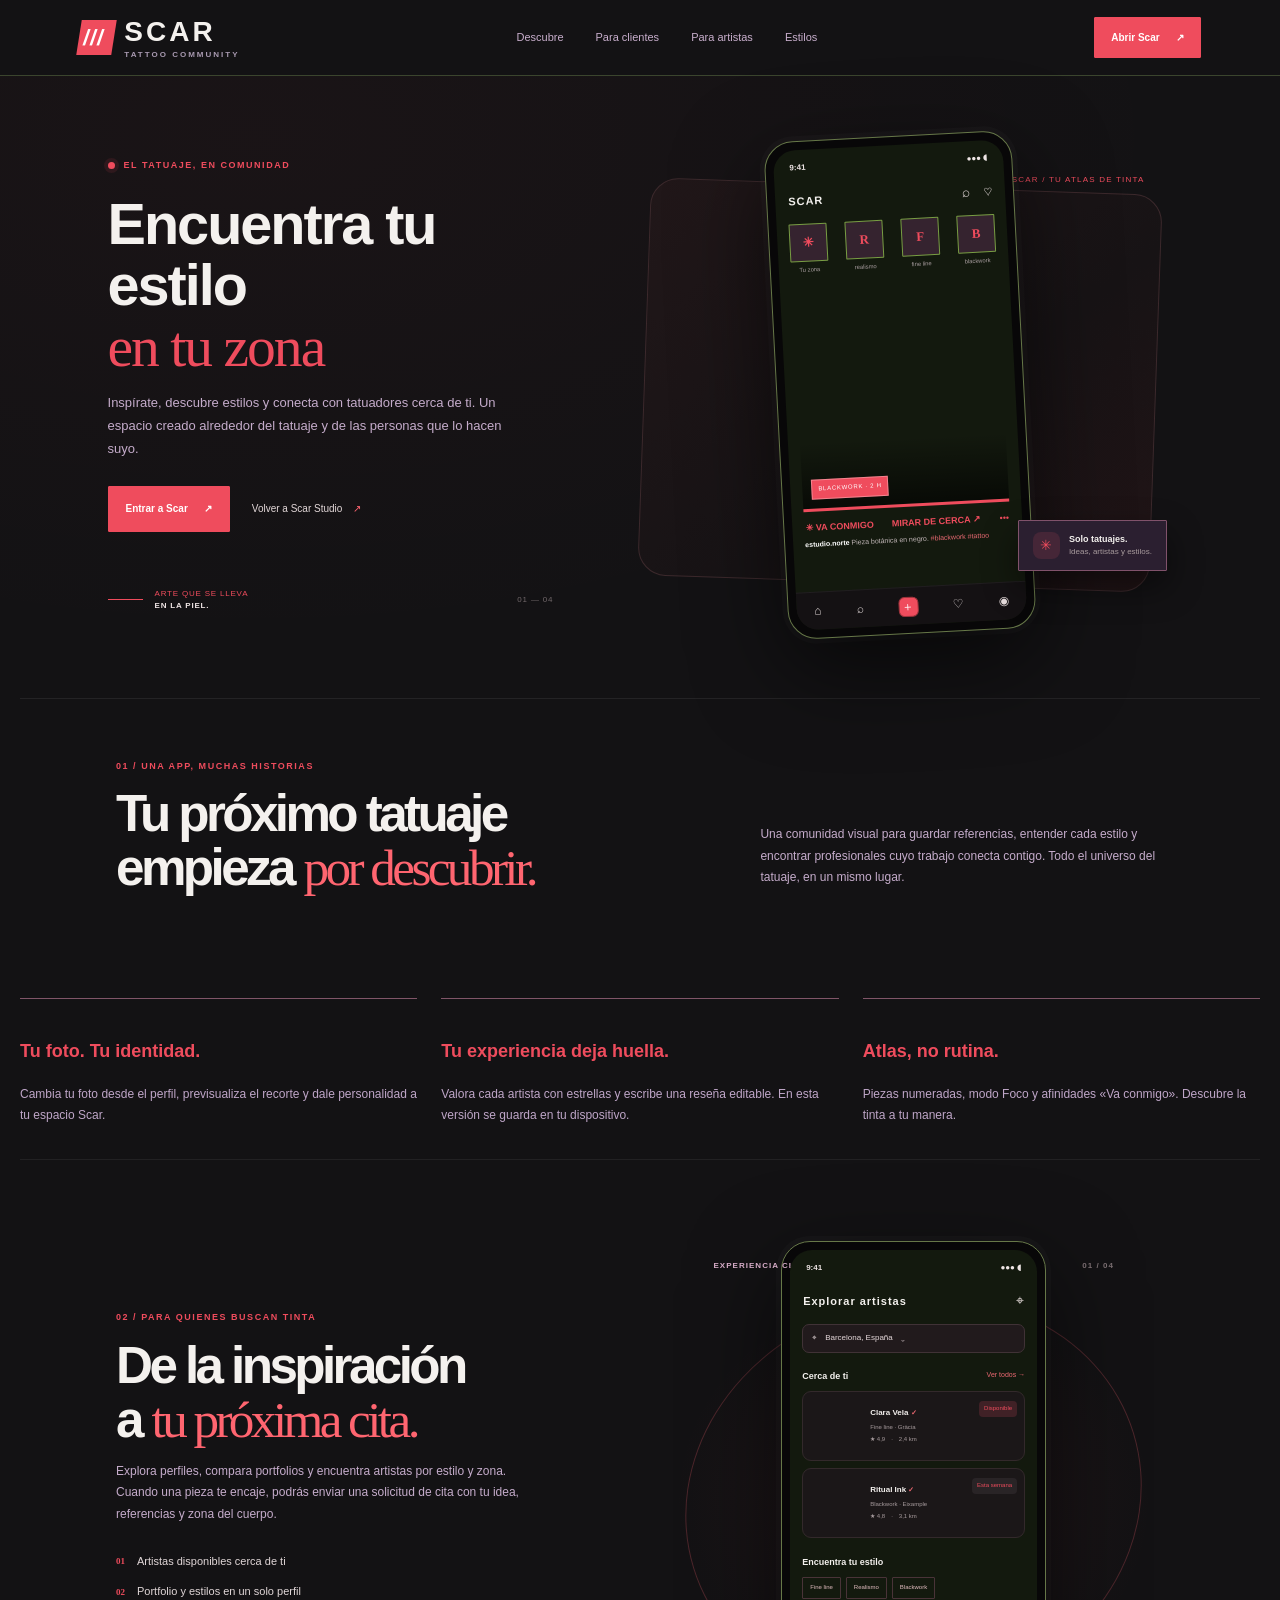
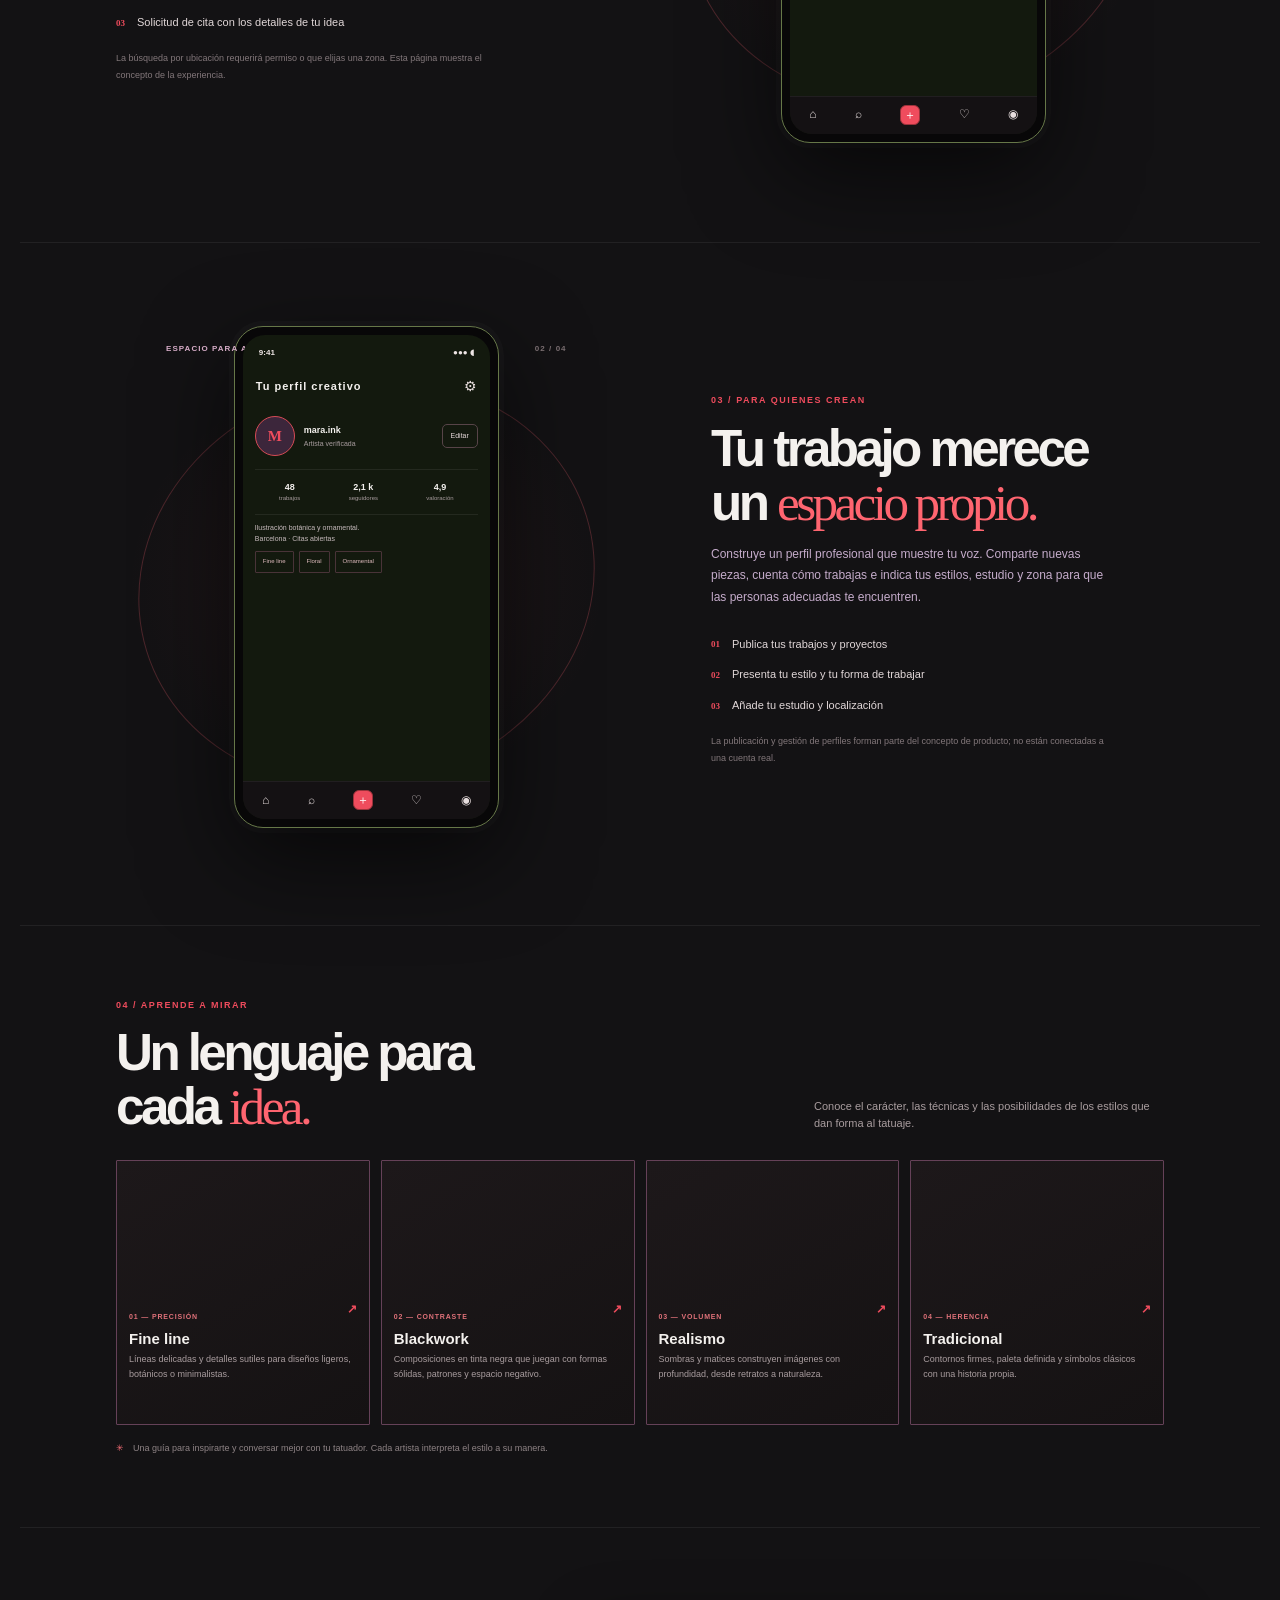
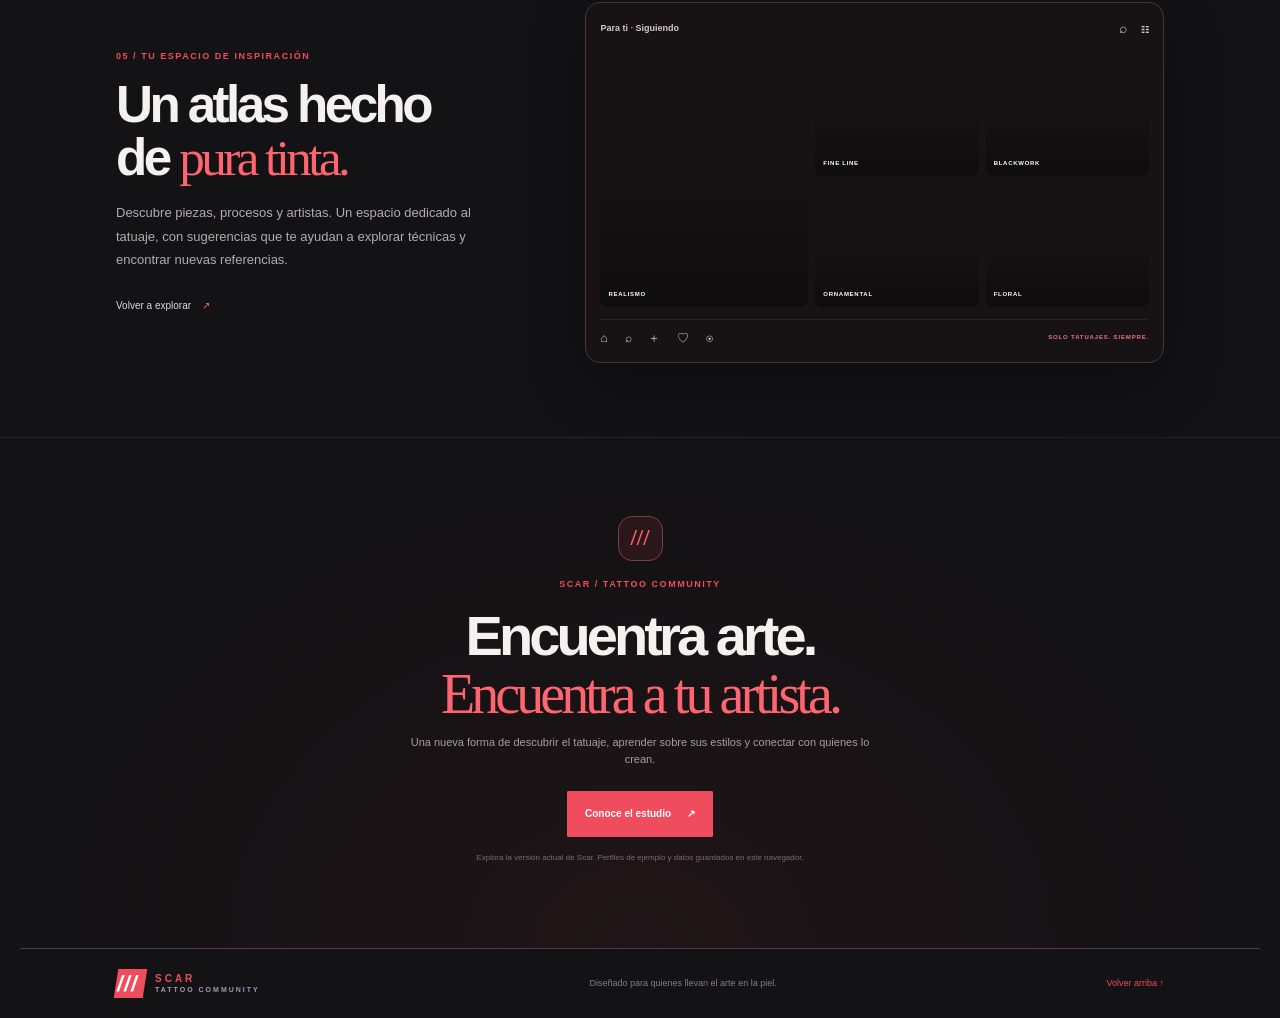
<file: public/Inksomnia/app.html>
<!doctype html>
<html lang="es">
<head>
  <meta charset="utf-8">
  <meta name="viewport" content="width=device-width, initial-scale=1">
  <meta name="theme-color" content="#100e10">
  <meta name="description" content="Scar. Encuentra tu estilo en tu zona: inspiración, artistas y una identidad propia en el mundo del tatuaje.">
  <title>Scar — Encuentra tu estilo en tu zona</title>
  <link rel="preconnect" href="https://images.unsplash.com">
  <link rel="stylesheet" href="./app.css?v=scar4">
  <link rel="stylesheet" href="./scar-marketing.css?v=scar4">
</head>
<body data-scar-page="presentation">
  <header class="site-header">
    <a class="wordmark" href="./index.html" aria-label="Scar, volver al estudio"><span class="mark">///</span><span>SCAR<small>TATTOO COMMUNITY</small></span></a>
    <nav aria-label="Navegación de la página"><a href="#descubre">Descubre</a><a href="#clientes">Para clientes</a><a href="#artistas">Para artistas</a><a href="#estilos">Estilos</a></nav>
    <a class="header-cta" href="./comunidad/">Abrir Scar <span aria-hidden="true">↗</span></a>
  </header>

  <main>
    <section class="hero" id="app">
      <div class="hero-copy">
        <div class="eyebrow"><i></i> EL TATUAJE, EN COMUNIDAD</div>
        <h1 id="hero-title">Encuentra tu estilo<br><em>en tu zona</em></h1>
        <p>Inspírate, descubre estilos y conecta con tatuadores cerca de ti. Un espacio creado alrededor del tatuaje y de las personas que lo hacen suyo.</p>
        <div class="hero-actions"><a class="button-red" href="./comunidad/">Entrar a Scar <span>↗</span></a><a class="text-link" href="./index.html">Volver a Scar Studio <span>↗</span></a></div>
        <div class="hero-foot"><span class="red-rule"></span><span>ARTE QUE SE LLEVA<br><b>EN LA PIEL.</b></span><span class="hero-index">01 — 04</span></div>
      </div>
      <div class="hero-visual" aria-label="Vista previa conceptual de la aplicación Scar">
        <div class="visual-wash"></div><span class="visual-label">SCAR / TU ATLAS DE TINTA</span>
        <div class="phone phone-hero" aria-hidden="true"><div class="phone-screen"><div class="phone-status"><span>9:41</span><span>●●● ◖</span></div><div class="phone-head"><b>SCAR</b><span>⌕　♡</span></div><div class="story-row"><div class="story"><i>✳</i><small>Tu zona</small></div><div class="story"><i>R</i><small>realismo</small></div><div class="story"><i>F</i><small>fine line</small></div><div class="story"><i>B</i><small>blackwork</small></div></div><div class="feed-photo photo-main"><span class="photo-tag">BLACKWORK · 2 H</span></div><div class="feed-actions"><b>✳ VA CONMIGO　　MIRAR DE CERCA ↗</b><span>•••</span></div><div class="feed-copy"><b>estudio.norte</b> Pieza botánica en negro. <span>#blackwork #tattoo</span></div><div class="phone-nav"><span>⌂</span><span>⌕</span><span class="nav-plus">＋</span><span>♡</span><span>◉</span></div></div></div>
        <div class="floating-note"><span>✳</span><div><b>Solo tatuajes.</b><small>Ideas, artistas y estilos.</small></div></div>
      </div>
    </section>

    <section class="intro section" id="descubre"><div class="section-label">01 / UNA APP, MUCHAS HISTORIAS</div><div class="intro-grid"><h2>Tu próximo tatuaje<br>empieza <em>por descubrir.</em></h2><p>Una comunidad visual para guardar referencias, entender cada estilo y encontrar profesionales cuyo trabajo conecta contigo. Todo el universo del tatuaje, en un mismo lugar.</p></div></section>

    <div class="section scar-feature-strip"><article><h3>Tu foto. Tu identidad.</h3><p>Cambia tu foto desde el perfil, previsualiza el recorte y dale personalidad a tu espacio Scar.</p></article><article><h3>Tu experiencia deja huella.</h3><p>Valora cada artista con estrellas y escribe una reseña editable. En esta versión se guarda en tu dispositivo.</p></article><article><h3>Atlas, no rutina.</h3><p>Piezas numeradas, modo Foco y afinidades «Va conmigo». Descubre la tinta a tu manera.</p></article></div><section class="feature section" id="clientes">
      <div class="feature-copy"><div class="section-label">02 / PARA QUIENES BUSCAN TINTA</div><h2>De la inspiración<br>a <em>tu próxima cita.</em></h2><p>Explora perfiles, compara portfolios y encuentra artistas por estilo y zona. Cuando una pieza te encaje, podrás enviar una solicitud de cita con tu idea, referencias y zona del cuerpo.</p><ul class="feature-list"><li><span>01</span> Artistas disponibles cerca de ti</li><li><span>02</span> Portfolio y estilos en un solo perfil</li><li><span>03</span> Solicitud de cita con los detalles de tu idea</li></ul><p class="fine-print">La búsqueda por ubicación requerirá permiso o que elijas una zona. Esta página muestra el concepto de la experiencia.</p></div>
      <div class="screen-stage client-stage"><div class="screen-caption">EXPERIENCIA CLIENTE <span>01 / 04</span></div><div class="phone"><div class="phone-screen"><div class="phone-status"><span>9:41</span><span>●●● ◖</span></div><div class="phone-head"><b>Explorar artistas</b><span>⌖</span></div><div class="location-pill">⌖　Barcelona, España　⌄</div><div class="mini-title">Cerca de ti <span>Ver todos →</span></div><div class="artist-card"><div class="artist-img artist-one"></div><div class="artist-info"><b>Clara Vela <i>✓</i></b><small>Fine line · Gràcia</small><small>★ 4,9　·　2,4 km</small></div><span class="availability">Disponible</span></div><div class="artist-card"><div class="artist-img artist-two"></div><div class="artist-info"><b>Ritual Ink <i>✓</i></b><small>Blackwork · Eixample</small><small>★ 4,8　·　3,1 km</small></div><span class="availability muted">Esta semana</span></div><div class="mini-title style-title">Encuentra tu estilo</div><div class="style-chips"><span>Fine line</span><span>Realismo</span><span>Blackwork</span></div><div class="phone-nav"><span>⌂</span><span>⌕</span><span class="nav-plus">＋</span><span>♡</span><span>◉</span></div></div></div><span class="stage-orbit orbit-a"></span><span class="stage-orbit orbit-b"></span></div>
    </section>

    <section class="feature artist-feature section" id="artistas">
      <div class="screen-stage artist-stage"><div class="screen-caption">ESPACIO PARA ARTISTAS <span>02 / 04</span></div><div class="phone"><div class="phone-screen"><div class="phone-status"><span>9:41</span><span>●●● ◖</span></div><div class="phone-head"><b>Tu perfil creativo</b><span>⚙</span></div><div class="profile-top"><div class="profile-avatar">M</div><div><b>mara.ink</b><small>Artista verificada</small></div><span class="edit-pill">Editar</span></div><div class="profile-stats"><span><b>48</b><small>trabajos</small></span><span><b>2,1 k</b><small>seguidores</small></span><span><b>4,9</b><small>valoración</small></span></div><p class="bio">Ilustración botánica y ornamental.<br>Barcelona · Citas abiertas</p><div class="profile-tags"><span>Fine line</span><span>Floral</span><span>Ornamental</span></div><div class="portfolio-grid"><div class="port p-one"></div><div class="port p-two"></div><div class="port p-three"></div><div class="port p-four"></div><div class="port p-five"></div><div class="port p-six"></div></div><div class="phone-nav"><span>⌂</span><span>⌕</span><span class="nav-plus">＋</span><span>♡</span><span>◉</span></div></div></div><span class="stage-orbit orbit-c"></span></div>
      <div class="feature-copy"><div class="section-label">03 / PARA QUIENES CREAN</div><h2>Tu trabajo merece<br>un <em>espacio propio.</em></h2><p>Construye un perfil profesional que muestre tu voz. Comparte nuevas piezas, cuenta cómo trabajas e indica tus estilos, estudio y zona para que las personas adecuadas te encuentren.</p><ul class="feature-list"><li><span>01</span> Publica tus trabajos y proyectos</li><li><span>02</span> Presenta tu estilo y tu forma de trabajar</li><li><span>03</span> Añade tu estudio y localización</li></ul><p class="fine-print">La publicación y gestión de perfiles forman parte del concepto de producto; no están conectadas a una cuenta real.</p></div>
    </section>

    <section class="styles-section section" id="estilos"><div class="styles-head"><div><div class="section-label">04 / APRENDE A MIRAR</div><h2>Un lenguaje para<br>cada <em>idea.</em></h2></div><p>Conoce el carácter, las técnicas y las posibilidades de los estilos que dan forma al tatuaje.</p></div><div class="style-grid">
      <article class="style-card"><div class="style-image style-fine"></div><div><span>01 — PRECISIÓN</span><h3>Fine line</h3><p>Líneas delicadas y detalles sutiles para diseños ligeros, botánicos o minimalistas.</p></div><b>↗</b></article>
      <article class="style-card"><div class="style-image style-black"></div><div><span>02 — CONTRASTE</span><h3>Blackwork</h3><p>Composiciones en tinta negra que juegan con formas sólidas, patrones y espacio negativo.</p></div><b>↗</b></article>
      <article class="style-card"><div class="style-image style-real"></div><div><span>03 — VOLUMEN</span><h3>Realismo</h3><p>Sombras y matices construyen imágenes con profundidad, desde retratos a naturaleza.</p></div><b>↗</b></article>
      <article class="style-card"><div class="style-image style-trad"></div><div><span>04 — HERENCIA</span><h3>Tradicional</h3><p>Contornos firmes, paleta definida y símbolos clásicos con una historia propia.</p></div><b>↗</b></article>
    </div><div class="style-note"><span>✳</span> Una guía para inspirarte y conversar mejor con tu tatuador. Cada artista interpreta el estilo a su manera.</div></section>

    <section class="suggestions section" id="sugerencias"><div class="suggest-copy"><div class="section-label">05 / TU ESPACIO DE INSPIRACIÓN</div><h2>Un atlas hecho<br>de <em>pura tinta.</em></h2><p>Descubre piezas, procesos y artistas. Un espacio dedicado al tatuaje, con sugerencias que te ayudan a explorar técnicas y encontrar nuevas referencias.</p><a href="#descubre" class="text-link">Volver a explorar <span>↗</span></a></div><div class="suggest-preview"><div class="suggest-top"><b>Para ti <span>·</span> Siguiendo</b><span>⌕　☷</span></div><div class="suggest-grid"><div class="suggest-tile suggest-large"><span>REALISMO</span></div><div class="suggest-tile suggest-small one"><span>FINE LINE</span></div><div class="suggest-tile suggest-small two"><span>BLACKWORK</span></div><div class="suggest-tile suggest-small three"><span>ORNAMENTAL</span></div><div class="suggest-tile suggest-small four"><span>FLORAL</span></div></div><div class="suggest-bottom"><span>⌂　⌕　＋　♡　◉</span><b>SOLO TATUAJES. SIEMPRE.</b></div></div></section>

    <section class="closing"><div class="closing-mark">///</div><div class="section-label">SCAR / TATTOO COMMUNITY</div><h2>Encuentra arte.<br><em>Encuentra a tu artista.</em></h2><p>Una nueva forma de descubrir el tatuaje, aprender sobre sus estilos y conectar con quienes lo crean.</p><a class="button-red" href="./index.html">Conoce el estudio <span>↗</span></a><small>Explora la versión actual de Scar. Perfiles de ejemplo y datos guardados en este navegador.</small></section>
  </main>
  <footer class="site-footer"><a class="wordmark" href="./index.html"><span class="mark">///</span><span>SCAR<small>TATTOO COMMUNITY</small></span></a><span>Diseñado para quienes llevan el arte en la piel.</span><a href="#app">Volver arriba ↑</a></footer>
</body>
</html>
</file>
<file: public/styles.css>
:root{--bg:#15131c;--panel:#1d1a26;--panel2:#24202f;--line:#302b3b;--text:#f5f2fa;--muted:#9791a5;--purple:#9c72ff;--purple2:#7148db;--green:#9de5c3;--radius:18px}*{box-sizing:border-box}body{margin:0;background:radial-gradient(ellipse at 78% -8%,#342350 0,transparent 31%),var(--bg);color:var(--text);font-family:Inter,ui-sans-serif,system-ui,sans-serif;min-height:100vh}button,input{font:inherit}button{cursor:pointer}.shell{display:grid;grid-template-columns:248px 1fr;min-height:100vh}.sidebar{position:sticky;top:0;height:100vh;border-right:1px solid var(--line);padding:27px 18px;background:rgba(21,19,28,.78);display:flex;flex-direction:column}.brand{display:flex;align-items:center;gap:11px;padding:0 8px 34px}.brand-mark{width:36px;height:36px;border-radius:12px;background:linear-gradient(140deg,#b89aff,#764ce5);display:grid;place-items:center;box-shadow:0 7px 24px #8758ff40}.brand-mark svg{width:20px}.brand-name{font-family:Inter,ui-sans-serif,system-ui,sans-serif;font-weight:700;font-size:17px;letter-spacing:-.6px}.brand-name span{color:#aa8cff}.nav-label{padding:0 10px 11px;color:#716b7d;font-size:10px;font-weight:700;letter-spacing:1.6px}.nav{display:grid;gap:5px}.nav button{border:0;background:transparent;color:#a49daf;text-align:left;padding:12px 12px;border-radius:11px;display:flex;align-items:center;gap:12px;font-size:13px;transition:.2s}.nav button:hover{background:#ffffff08;color:#fff}.nav button.active{background:linear-gradient(90deg,#8e65ed25,#8e65ed0b);color:#c6b2ff;box-shadow:inset 2px 0 #a882ff}.nav svg{width:17px;height:17px;stroke:currentColor;fill:none;stroke-width:1.7}.side-bottom{margin-top:auto}.pro-card{padding:16px 14px;border:1px solid #473866;background:linear-gradient(145deg,#302442,#211d2b);border-radius:14px;margin-bottom:18px}.pro-card small{color:#c0a8ff;letter-spacing:.7px;font-weight:700;font-size:9px}.pro-card p{font-size:12px;line-height:1.6;color:#b8b1c3;margin:9px 0 13px}.pro-card button{background:none;border:0;color:#c7b3ff;font-size:11px;font-weight:700;padding:0}.profile{display:flex;align-items:center;gap:10px;padding:12px 8px 0;border-top:1px solid var(--line)}.avatar{width:31px;height:31px;border-radius:50%;display:grid;place-items:center;background:#342744;color:#d6c6ff;font-size:11px;font-weight:700}.profile b{font-size:12px;display:block}.profile small{color:var(--muted);font-size:10px}.main{min-width:0;padding:0 48px 60px;max-width:1500px;width:100%;margin:auto}.topbar{height:75px;border-bottom:1px solid #ffffff0c;display:flex;align-items:center;justify-content:space-between;margin:0 -4px 39px}.crumb{font-size:12px;color:#827b90}.crumb b{font-weight:500;color:#ded9e8}.top-actions{display:flex;align-items:center;gap:13px}.status{font-size:11px;color:#b8b1c3;display:flex;align-items:center;gap:8px}.dot{width:7px;height:7px;border-radius:50%;background:#70d7a4;box-shadow:0 0 10px #70d7a4}.icon-btn{width:34px;height:34px;border:1px solid var(--line);border-radius:10px;background:#ffffff05;color:#aaa3b6;display:grid;place-items:center}.icon-btn svg{width:15px;stroke:currentColor;fill:none;stroke-width:1.7}.mobilebrand,.mobilemenu{display:none}.hero{display:flex;align-items:flex-end;justify-content:space-between;gap:24px;margin-bottom:31px}.eyebrow{color:#b497ff;text-transform:uppercase;font-size:10px;letter-spacing:1.8px;font-weight:700;display:flex;align-items:center;gap:8px}.eyebrow:before{content:'';width:17px;height:1px;background:#a985ff}.hero h1{font-family:Inter,ui-sans-serif,system-ui,sans-serif;font-size:clamp(30px,4vw,46px);letter-spacing:-1.8px;margin:13px 0 9px;line-height:1.08}.hero p{margin:0;color:var(--muted);font-size:14px;line-height:1.65}.hero-note{color:#958ca3;font-size:11px;border:1px solid var(--line);padding:9px 12px;border-radius:30px;white-space:nowrap}.section-tabs{display:flex;gap:6px;border-bottom:1px solid var(--line);margin-bottom:26px;overflow:auto}.section-tabs button{background:transparent;border:0;color:#898294;font-size:12px;padding:12px 15px 14px;white-space:nowrap;position:relative}.section-tabs button.active{color:#cbbaff}.section-tabs button.active:after{content:'';height:2px;position:absolute;bottom:-1px;left:12px;right:12px;background:#a27aff;border-radius:2px}.grid{display:grid;grid-template-columns:minmax(0,1.55fr) minmax(255px,.9fr);gap:18px}.card{background:linear-gradient(145deg,#211e29,#1b1923);border:1px solid var(--line);border-radius:var(--radius);padding:24px}.card-head{display:flex;align-items:flex-start;justify-content:space-between;gap:15px;margin-bottom:21px}.card h2{font-family:Inter,ui-sans-serif,system-ui,sans-serif;font-size:16px;margin:0 0 6px;letter-spacing:-.3px}.card-head p{margin:0;color:var(--muted);font-size:12px;line-height:1.5}.tag{font-size:9px;color:#bfaaff;border:1px solid #51416b;background:#9b70ff11;padding:6px 9px;border-radius:20px;white-space:nowrap;letter-spacing:.5px;font-weight:700}.urlbox{min-height:183px;border:1px solid var(--line);border-radius:14px;background:linear-gradient(140deg,#241f2d,#1a1821);padding:27px 22px}.url-input{display:flex;align-items:center;gap:10px;background:#17151d;border:1px solid #3b3546;border-radius:10px;padding:5px 6px 5px 12px}.url-icon{color:#c1a6ff;font-size:12px}.url-input input{flex:1;min-width:0;border:0;outline:0;color:#e9e3f2;background:transparent;font-size:12px;padding:8px 0}.url-input input::placeholder{color:#6f697a}.url-input button{border:1px solid #494154;background:#26222e;border-radius:7px;padding:8px 11px;color:#b9b1c5;font-size:10px}.url-hint{display:block;color:#898294;font-size:10px;margin-top:11px}.dropzone{position:relative;overflow:hidden;height:183px;border:1px dashed #514660;border-radius:14px;background:radial-gradient(ellipse at center,#8f66eb10,transparent 70%),#191720;display:flex;flex-direction:column;align-items:center;justify-content:center;text-align:center;transition:.2s}.dropzone:hover,.dropzone.drag{border-color:#ae8aff;background-color:#221b2c}.dropzone input[type=file]{position:absolute;inset:0;width:100%;height:100%;opacity:0;z-index:3;cursor:pointer}.dropzone input[type=file]:focus-visible{outline:2px solid #aa86ff;outline-offset:-4px}.upload-icon{width:42px;height:42px;background:#8e68ed1d;border:1px solid #7557ae5c;border-radius:13px;display:grid;place-items:center;margin-bottom:12px;color:#bb9cff}.upload-icon svg{width:19px;stroke:currentColor;fill:none;stroke-width:1.8}.dropzone b{font-size:12px;font-weight:600}.dropzone b span{color:#b495ff}.dropzone small{color:#898294;font-size:10px;margin-top:6px}.file-name{color:#c5b5ef!important;margin-top:8px!important}.options{display:grid;grid-template-columns:1fr 1fr;gap:12px;margin:17px 0}.field-label{font-size:10px;color:#a9a2b5;margin-bottom:8px;display:block}.select{width:100%;background:#191720;border:1px solid var(--line);border-radius:9px;color:#e4dfed;padding:11px 12px;font-size:11px}.primary{width:100%;border:0;color:white;font-weight:700;font-size:12px;padding:13px;border-radius:10px;background:linear-gradient(100deg,#9469f2,#754ed3);box-shadow:0 7px 20px #8154de28;transition:.2s}.primary:hover{filter:brightness(1.12);transform:translateY(-1px)}.primary:disabled{opacity:.45;cursor:not-allowed;transform:none}.microcopy{text-align:center;font-size:10px;color:#777183;margin:12px 0 0}.side-stack{display:grid;gap:17px;align-content:start}.mini{padding:19px}.mini-title{display:flex;justify-content:space-between;align-items:center;margin-bottom:16px}.mini-title h3{font-size:12px;margin:0}.mini-title span{color:#81798d;font-size:10px}.activity{display:flex;align-items:center;gap:11px;padding:11px 0;border-top:1px solid #ffffff0a}.activity-icon{width:31px;height:31px;border-radius:9px;background:#8b65e51c;color:#c1a9ff;display:grid;place-items:center;font-size:11px}.activity-icon svg{width:15px;stroke:currentColor;fill:none;stroke-width:1.6}.activity b{font-size:10px;display:block;font-weight:600}.activity small{font-size:9px;color:#827b8e}.activity-state{margin-left:auto;color:#91d9b6;font-size:9px}.empty{font-size:11px;color:#81798d;line-height:1.6}.feature{padding:18px;display:flex;gap:12px;border:1px solid #ffffff0a;background:#ffffff03;border-radius:12px}.feature-icon{width:33px;height:33px;border-radius:10px;background:#9b73ff18;color:#bfa7ff;display:grid;place-items:center;flex:none}.feature-icon svg{width:16px;stroke:currentColor;fill:none;stroke-width:1.6}.feature b{font-size:11px;display:block;margin:2px 0 5px}.feature p{font-size:10px;color:#8f889a;line-height:1.5;margin:0}.panel{display:none}.panel.active{display:block}.analyzer-card,.master-card{max-width:900px}.analyzer-drop{height:153px}.analyzer-results{display:none;grid-template-columns:1fr 1fr;gap:12px;margin:17px 0}.result{padding:16px;border:1px solid var(--line);border-radius:12px;background:#191720}.result span{font-size:10px;color:#9991a5}.result strong{display:block;font-family:Inter,ui-sans-serif,system-ui,sans-serif;font-size:25px;margin-top:9px;color:#c4afff}.result small{color:#8b8496;font-size:10px}.master-grid{display:grid;grid-template-columns:1fr 1fr;gap:12px;margin:17px 0}.master-option{border:1px solid var(--line);border-radius:12px;background:#191720;padding:15px}.master-option label{display:flex;gap:10px;align-items:center;font-size:11px;color:#ddd7e7}.master-option input{accent-color:#9b73ff}.master-option p{margin:7px 0 0 24px;font-size:10px;color:#8d8699}.toast{position:fixed;bottom:22px;left:50%;transform:translate(-50%,20px);background:#292435;border:1px solid #514461;color:#e8e0f4;padding:12px 17px;border-radius:11px;font-size:12px;opacity:0;pointer-events:none;transition:.25s;z-index:4;box-shadow:0 10px 35px #0005}.toast.show{opacity:1;transform:translate(-50%,0)}.foot{color:#777183;font-size:10px;margin-top:28px;text-align:center}
@media(max-width:1050px){.main{padding:0 30px 45px}.grid{grid-template-columns:minmax(0,1.3fr) minmax(235px,.85fr)}.sidebar{width:220px}.shell{grid-template-columns:220px 1fr}}
@media(max-width:760px){.shell{display:block}.sidebar{position:fixed;z-index:5;left:0;top:0;bottom:0;width:270px;transform:translateX(-105%);transition:.25s;box-shadow:20px 0 60px #0008}.sidebar.open{transform:translateX(0)}.main{padding:0 19px 38px}.topbar{height:64px;margin-bottom:29px}.mobilemenu{display:grid}.mobilebrand{display:flex;align-items:center;gap:8px;font-family:Inter,ui-sans-serif,system-ui,sans-serif;font-weight:700;font-size:14px}.mobilebrand .brand-mark{width:29px;height:29px;border-radius:9px}.mobilebrand .brand-mark svg{width:17px}.crumb,.status{display:none}.top-actions{gap:8px}.hero{display:block}.hero h1{font-size:34px}.hero p{font-size:13px}.hero-note{display:inline-block;margin-top:15px}.grid{grid-template-columns:1fr}.side-stack{grid-template-columns:1fr 1fr}.section-tabs{margin-bottom:20px}.card{padding:19px}.dropzone{height:169px}}
@media(max-width:480px){.side-stack{grid-template-columns:1fr}.hero h1{font-size:31px}.options,.master-grid{grid-template-columns:1fr}.analyzer-results{grid-template-columns:1fr 1fr}.card{padding:17px}.topbar{margin-bottom:23px}.tag{font-size:8px}}

/* Functional controls and accessible states */
.brand-mark{color:#fff;font-size:21px;font-weight:700}.nav button>span{width:17px;text-align:center;font-size:18px;color:currentColor}.nav button,.section-tabs button,.icon-btn,.primary,.pro-card button{transition:background-color .18s ease,color .18s ease,transform .18s ease,border-color .18s ease}.nav button:focus-visible,.section-tabs button:focus-visible,.icon-btn:focus-visible,.primary:focus-visible,.dropzone:focus-within,.select:focus-visible,.master-option:focus-within{outline:2px solid #b89aff;outline-offset:2px}.primary{display:flex;justify-content:center;align-items:center;gap:8px}.primary:disabled{opacity:.62;cursor:wait;transform:none}.dropzone{position:relative;overflow:hidden;cursor:pointer}.dropzone input[type=file]{position:absolute;inset:0;width:100%;height:100%;opacity:0;z-index:3;cursor:pointer}.dropzone input[type=file]:focus-visible{outline:2px solid #aa86ff;outline-offset:-4px}.dropzone b,.dropzone small,.dropzone .upload-icon{pointer-events:none}.dropzone.drag{border-color:#ae8aff;background-color:#221b2c}.file-name{max-width:100%;overflow:hidden;text-overflow:ellipsis;white-space:nowrap}.master-grid{margin:18px 0}.master-option{display:flex;align-items:flex-start;gap:10px;cursor:pointer;transition:border-color .18s ease,background .18s ease}.master-option:hover{border-color:#625079;background:#211d29}.master-option input{margin:2px 0 0;accent-color:#9b73ff}.master-option span{display:grid;gap:5px}.master-option b{font-size:11px;font-weight:600}.master-option small{font-size:10px;line-height:1.45;color:#8d8699}.activity-list{list-style:none;margin:0;padding:0}.activity-list li{display:flex;align-items:center;gap:9px;padding:10px 0;border-top:1px solid #ffffff0a;font-size:10px}.activity-list .empty{display:block;border:0;color:#81798d;line-height:1.6}.activity-check{color:#9de5c3}.urlbox{display:none}.microcopy{line-height:1.6}.icon-btn{font-weight:600}.icon-btn:hover{border-color:#625079;color:#e8defb}.mobilemenu{display:none}.primary:active{transform:translateY(1px)}


/* Tool refinements: link validation, real conversion status, and audio-analysis feedback */
.urlbox{display:flex;align-items:flex-start;gap:11px;margin:0 0 16px;min-height:0;padding:15px 17px;background:#191720}
.guidance-icon{flex:0 0 auto;color:#c1a5ff;font-size:17px;line-height:1.35}
.source-guidance p{margin:0;color:#b6adc6;font-size:11px;line-height:1.6}
.source-guidance strong{color:#e5def1;font-weight:600}
.progress-message{display:flex;align-items:center;justify-content:center;gap:10px;margin-top:14px;padding:12px;border:1px solid #473866;background:#211b2a;border-radius:10px;color:#d5c6fa;font-size:11px}
.progress-message[hidden],.conversion-result[hidden]{display:none}
.spinner{width:15px;height:15px;border:2px solid #655285;border-top-color:#c0a6ff;border-radius:50%;animation:spin .8s linear infinite;flex:none}
@keyframes spin{to{transform:rotate(360deg)}}
.conversion-result{display:grid;gap:13px;margin-top:14px;padding:15px;border:1px solid #4a3b61;background:#211d29;border-radius:12px}
.conversion-result>b,.conversion-result div>b{font-size:12px;color:#d5c5ff}
.conversion-result p{margin:5px 0 0;color:#a69db2;font-size:10px;line-height:1.5;overflow-wrap:anywhere}
.result-actions{display:flex;align-items:center;gap:10px;flex-wrap:wrap}
.secondary-button{border:1px solid #7055a4;background:#382c50;color:#eee7ff;padding:10px 14px;border-radius:9px;font-size:11px;font-weight:700}
.secondary-button:hover{background:#493764;border-color:#9c7bea}
.text-button{border:0;background:transparent;color:#bba4f4;padding:8px;font-size:10px}
.secondary-button:focus-visible,.text-button:focus-visible{outline:2px solid #b89aff;outline-offset:2px}
@media(max-width:480px){.urlbox{padding:14px}.result-actions{align-items:stretch;flex-direction:column}.secondary-button,.text-button{width:100%}}
.inline-error{margin-top:12px;padding:11px 13px;border:1px solid #6e383f;background:#311e27;border-radius:10px;color:#ffb3b0;font-size:11px;line-height:1.5}
.inline-error[hidden],.spinner[hidden]{display:none}
.progress-message--error{border-color:#6e383f;background:#311e27;color:#ffb3b0;justify-content:flex-start}
/* BlooDytoWav brand image */
.brand{display:flex;align-items:center;justify-content:center;width:100%;padding:0 0 24px;background:#000}
.brand img{display:block;width:100%;height:auto;max-height:94px;object-fit:contain}
.brand:focus-visible,.mobilebrand:focus-visible{outline:2px solid #b89aff;outline-offset:3px;border-radius:4px}
.mobilebrand img{display:block;width:clamp(96px,34vw,128px);height:auto;max-height:56px;object-fit:contain}
.urlbox.source-guidance{display:flex;align-items:flex-start;gap:11px;min-height:0;padding:15px 17px}
@media(max-width:760px){.brand{padding-bottom:24px}.mobilebrand{display:flex;flex:0 1 auto;align-items:center;min-width:0}}
.brand{background:transparent}
</file>
<file: public/manualparaserunpringado/styles.css>
:root{--ink:#182536;--muted:#697b90;--blue:#69aef1;--blue-dark:#347fc8;--blue-deep:#234f7a;--pale:#edf6ff;--white:#fff;--line:#e2ecf5;--shadow:0 24px 70px #31567914;--font:'DM Sans',sans-serif;--display:'Manrope',sans-serif}*{box-sizing:border-box}html{scroll-behavior:smooth;scroll-padding-top:88px}body{margin:0;background:#fff;color:var(--ink);font-family:var(--font);font-size:15px;line-height:1.6}button,a,input{font:inherit}button{cursor:pointer}a{color:inherit;text-decoration:none}.topbar{height:82px;display:flex;align-items:center;justify-content:space-between;padding:0 clamp(22px,7vw,112px);border-bottom:1px solid #edf2f7;background:#ffffffed;position:sticky;top:0;z-index:20;backdrop-filter:blur(14px)}.brand{display:inline-flex;align-items:center;gap:10px;font:800 17px var(--display);letter-spacing:-.05em}.brand-mark{width:36px;height:36px;display:grid;place-items:center;border-radius:12px;background:var(--ink);color:white;font:800 19px var(--display);box-shadow:inset 0 0 0 1px #ffffff16}.brand small{display:block;font:700 8px var(--font);letter-spacing:.16em;color:#8a9bad;margin-top:-3px}.desktop-nav{display:flex;gap:38px;color:#607186;font-size:13px}.desktop-nav a,.topbar a,.quiet-link,footer>a{transition:color .2s}.desktop-nav a:hover,.quiet-link:hover,footer>a:hover{color:var(--blue-dark)}.top-actions{display:flex;align-items:center;gap:20px}.text-button{border:0;background:none;color:#65788c;font-size:13px}.button{min-height:48px;display:inline-flex;align-items:center;justify-content:center;gap:22px;border:1px solid transparent;border-radius:9px;padding:0 20px;font-weight:700;font-size:13px;transition:transform .2s,box-shadow .2s,background .2s}.button:hover{transform:translateY(-2px);box-shadow:0 9px 24px #2772b52b}.button-blue{background:var(--blue);color:white}.button-blue:hover{background:#559ce2}.button-small{min-height:42px;padding:0 15px;gap:13px}.button-outline{border-color:#cedceb;color:var(--ink);background:white}.button-white{background:white;color:var(--blue-deep)}.mobile-menu{display:none;background:white;border:0;font-size:20px;color:var(--ink)}.hero{position:relative;min-height:680px;max-width:1440px;padding:100px clamp(28px,8vw,126px) 82px;margin:auto;display:grid;grid-template-columns:1fr 1fr;align-items:center;gap:44px;overflow:hidden}.hero-copy{z-index:1;padding-bottom:8px}.eyebrow{display:block;color:var(--blue-dark);font-size:10px;font-weight:800;letter-spacing:.17em}.hero .eyebrow{display:flex;align-items:center;gap:9px}.status-dot,.online-dot{width:8px;height:8px;border-radius:50%;background:var(--blue);box-shadow:0 0 0 4px #69aef125}.hero h1,.section h2,.final-cta h2{font:700 clamp(42px,5.8vw,75px)/1.06 var(--display);letter-spacing:-.065em;margin:24px 0 18px}.hero h1 span,.section h2 span,.final-cta h2 span{color:var(--blue)}.hero-lede{max-width:465px;color:var(--muted);font-size:16px;line-height:1.85}.hero-actions{display:flex;align-items:center;gap:25px;margin-top:29px}.quiet-link{font-size:13px;color:#62758b}.trust-note{display:flex;align-items:center;gap:13px;margin-top:44px;font-size:11px;color:#8290a0}.avatar-stack{display:flex;padding-left:4px}.avatar-stack i{display:grid;place-items:center;width:27px;height:27px;margin-left:-4px;border:2px solid white;border-radius:50%;background:#d5eaff;color:#467bad;font:700 10px var(--font);font-style:normal}.avatar-stack i:nth-child(2){background:#e5dff5;color:#735ea3}.avatar-stack i:nth-child(3){background:#d6eee9;color:#397f70}.hero-art{height:490px;position:relative;display:grid;place-items:center}.hero-art:before{content:"";position:absolute;width:390px;height:390px;border-radius:50%;background:radial-gradient(circle,#edf7ff 0%,#f6faff 55%,#fff 72%)}.orbit{position:absolute;border:1px solid #d7eafa;border-radius:50%;transform:rotate(-24deg)}.orbit-one{width:520px;height:205px}.orbit-two{width:430px;height:330px;transform:rotate(27deg)}.preview-card{position:relative;width:300px;padding:18px;background:white;border:1px solid #e3edf7;border-radius:19px;box-shadow:0 30px 90px #31567920}.main-preview{transform:rotate(2deg);z-index:2}.preview-top{display:flex;justify-content:space-between;align-items:center;margin-bottom:14px}.mini-brand{font:800 9px var(--display);letter-spacing:.12em;color:var(--ink)}.mini-mark{display:inline-grid;place-items:center;width:19px;height:19px;margin-right:5px;border-radius:6px;background:#e8f4ff;color:#438fd3}.online-pill{padding:5px 7px;border-radius:20px;background:#f1f8ff;color:#7191ae;font-size:8px}.online-pill i{display:inline-block;width:5px;height:5px;margin-right:3px;border-radius:50%;background:#72c5a3}.profile-illustration{height:190px;border-radius:12px;position:relative;overflow:hidden;background:#d4eaff}.illustration-luna{background:linear-gradient(147deg,#9fcaf2 0%,#d9edfc 43%,#bddbf3 100%)}.illustration-luna:before,.illustration-luna:after{content:"";position:absolute;bottom:-45px;width:150px;height:220px;border-radius:90px 90px 24px 24px;background:#6d9fce;transform:rotate(24deg);left:40px}.illustration-luna:after{left:130px;bottom:-52px;width:140px;height:185px;background:#a7c9e7;transform:rotate(-19deg)}.sun-shape{position:absolute;top:19px;right:25px;color:#fff9;font-size:34px}.illustration-initial{position:absolute;z-index:2;top:32px;left:101px;color:white;font:800 86px var(--display);opacity:.88}.illustration-caption{position:absolute;z-index:3;bottom:12px;left:14px;color:white;font-size:8px;font-weight:700;letter-spacing:.12em}.preview-profile{display:flex;justify-content:space-between;align-items:center;margin:14px 0 9px}.preview-profile h3{margin:0;font:700 14px var(--display)}.preview-profile p{margin:3px 0 0;color:#91a0b0;font-size:9px}.verified{color:#4da3e9}.match-score{display:grid;place-items:center;color:var(--blue-dark);font:800 14px var(--display)}.match-score small{font:700 7px var(--font);letter-spacing:.08em;color:#93a2b1}.interest-list{display:flex;flex-wrap:wrap;gap:6px}.interest-list span,.person-tags span{padding:5px 8px;border-radius:20px;background:#f1f7fd;color:#69819a;font-size:8px}.preview-connect{width:100%;height:36px;margin-top:12px;border:0;border-radius:8px;background:var(--ink);color:white;font-size:10px;font-weight:700}.preview-connect span{margin-left:8px}.floating-note{position:absolute;z-index:3;display:flex;align-items:center;gap:9px;padding:10px 14px;background:#fff;border:1px solid #e7eef5;border-radius:12px;box-shadow:0 12px 35px #31567918}.note-top{top:83px;left:0}.note-bottom{right:-8px;bottom:80px}.note-icon{display:grid;place-items:center;width:27px;height:27px;border-radius:8px;background:#e8f4ff;color:#4c96d5}.note-icon.pale{background:#f4f1fc;color:#9985cb}.floating-note b,.floating-note small{display:block}.floating-note b{font-size:9px}.floating-note small{font-size:8px;color:#8998a8}.hero-label{position:absolute;bottom:5px;right:10px;color:#99a9b8;font-size:8px;line-height:1.7;letter-spacing:.12em;text-align:right}.scroll-cue{position:absolute;bottom:24px;left:50%;display:grid;place-items:center;width:32px;height:32px;border:1px solid #e5edf5;border-radius:50%;color:#7790a8}.section{padding:115px clamp(28px,9vw,140px);border-top:1px solid #edf2f7}.how-section{background:#f7fbff;display:grid;grid-template-columns:.8fr 1.2fr;gap:80px;align-items:center}.section-heading h2,.discover-intro h2,.interests-copy h2{font-size:clamp(35px,4vw,54px);margin:17px 0}.section-heading>p,.discover-intro>p,.interests-copy>p{max-width:430px;color:var(--muted);line-height:1.85;font-size:14px}.steps-grid{display:grid;grid-template-columns:repeat(3,1fr);gap:14px}.step-card{position:relative;min-height:228px;padding:23px 18px;background:white;border:1px solid var(--line);border-radius:12px}.step-number{position:absolute;right:17px;top:15px;color:#afc4d8;font-size:10px;font-weight:700}.step-icon{display:grid;place-items:center;width:39px;height:39px;margin:8px 0 27px;background:var(--pale);border-radius:11px;color:var(--blue-dark);font-size:19px}.step-card h3{font:700 14px var(--display);margin:0 0 8px}.step-card p{font-size:11px;color:#7b8b9c;line-height:1.75;margin:0}.discover-section{display:grid;grid-template-columns:.8fr 1.2fr;gap:80px;align-items:center}.discover-intro>.button{margin-top:17px}.people-panel{padding:24px 25px 15px;border:1px solid #e1eaf3;border-radius:15px;box-shadow:var(--shadow)}.panel-heading{display:flex;justify-content:space-between;align-items:center;padding-bottom:15px;border-bottom:1px solid #eef2f7}.panel-heading b,.panel-heading small{display:block}.panel-heading b{font:700 13px var(--display)}.panel-heading small{margin-top:3px;color:#8b9aaa;font-size:9px}.filter-button{border:1px solid #e4edf5;border-radius:7px;background:white;padding:7px 9px;color:#647b90;font-size:10px}.filter-button.active{border-color:#aad2f2;background:#f2f9ff}.person-card{display:grid;grid-template-columns:46px 1fr auto 32px;align-items:center;gap:12px;padding:17px 0;border-bottom:1px solid #eff3f7}.person-avatar{display:grid;place-items:center;width:45px;height:45px;border-radius:13px;color:white;font:700 16px var(--display)}.avatar-jules{background:linear-gradient(145deg,#91b8df,#547fa9)}.avatar-noa{background:linear-gradient(145deg,#c2b6e3,#8c7ab8)}.avatar-river{background:linear-gradient(145deg,#a8d8cd,#5b9c91)}.person-name{font-weight:700;font-size:11px}.person-name .online-dot{display:inline-block;margin-left:5px;width:6px;height:6px}.online-dot.muted{background:#bdc8d3;box-shadow:none}.person-info p{margin:2px 0 7px;font-size:9px;color:#8998a7}.person-tags{display:flex;gap:5px;flex-wrap:wrap}.person-tags span{padding:4px 7px;font-size:8px}.person-match{text-align:center;color:var(--blue-dark)}.person-match b{font:700 16px var(--display)}.person-match small{display:block;color:#98a6b5;font-size:7px}.connect-button{width:31px;height:31px;border:1px solid #d9e9f7;border-radius:9px;background:#f5faff;color:var(--blue-dark);font-size:19px;transition:all .2s}.connect-button:hover,.connect-button.sent{background:var(--blue);color:white}.demo-disclaimer{padding-top:12px;color:#9aa8b6;font-size:9px}.interests-section{display:grid;grid-template-columns:.8fr 1.2fr;gap:80px;align-items:center;background:#f8fbfe}.interests-copy .button{margin-top:16px}.interest-cloud{display:flex;align-items:center;justify-content:center;gap:12px;flex-wrap:wrap;padding:15px}.interest-chip{min-height:44px;padding:0 17px;border:1px solid #e0ebf5;border-radius:99px;background:white;color:#62778c;font-size:12px;box-shadow:0 5px 16px #3156790a;transition:transform .18s,border-color .18s,background .18s}.interest-chip:hover,.interest-chip.selected{transform:translateY(-2px);border-color:#9dc9ec;background:#eff8ff}.interest-chip.chip-large{min-height:60px;padding:0 22px;background:#e9f5ff;border-color:#d7eafa;color:#3979ae;font-weight:700}.interest-chip.chip-large small{display:block;margin-left:5px;font-size:8px;font-weight:500;color:#82a6c5}.interest-chip.chip-dark{background:var(--ink);border-color:var(--ink);color:white}.interest-chip.chip-soft{background:#f2effb;border-color:#e9e3f5;color:#7d6ca8}.cloud-caption{width:100%;text-align:center;color:#94a2b1;font-size:10px;margin-top:6px}.privacy-band{margin:0 clamp(25px,8vw,120px);padding:34px 40px;display:flex;align-items:center;gap:23px;background:#eaf5ff;border:1px solid #dcecf9;border-radius:14px}.privacy-symbol{display:grid;place-items:center;flex:0 0 48px;height:48px;border-radius:14px;background:white;color:#5295d1;font-size:24px}.privacy-band .eyebrow{font-size:8px}.privacy-band h2{font:700 18px var(--display);margin:5px 0}.privacy-band p{max-width:600px;color:#6e8297;font-size:11px;line-height:1.7;margin:0}.privacy-band .button{margin-left:auto;white-space:nowrap}.final-cta{padding:125px 24px;text-align:center}.final-cta h2{font-size:clamp(47px,6vw,73px);margin:18px 0 25px}.final-cta p{font-size:11px;color:#92a0af;margin-top:15px}footer{min-height:100px;padding:24px clamp(25px,7vw,112px);display:flex;align-items:center;gap:25px;border-top:1px solid #edf2f7;color:#8795a4;font-size:10px}footer p{flex:1}.footer-brand{color:var(--ink);font-size:14px}.footer-brand .brand-mark{width:30px;height:30px;font-size:15px;border-radius:10px}.footer-brand small{font-size:7px}.footer-note{width:100%;order:4;text-align:right;font-size:9px}.profile-dialog{width:min(510px,calc(100% - 28px));max-height:min(91vh,850px);overflow:auto;padding:0;border:1px solid #e2ecf5;border-radius:17px;background:#fff;color:var(--ink);box-shadow:0 25px 110px #1825363d}.profile-dialog::backdrop{background:#12203385;backdrop-filter:blur(4px)}.dialog-dismiss{position:sticky;top:0;height:0;z-index:2}.close-dialog{position:absolute;right:14px;top:13px;width:32px;height:32px;border:0;border-radius:50%;background:#f1f6fb;color:#6d7e90;font-size:20px}.dialog-content{padding:32px}.dialog-mark{display:grid;place-items:center;width:39px;height:39px;border-radius:13px;background:var(--ink);color:#fff;font:800 20px var(--display);margin-bottom:16px}.dialog-content h2{font:700 26px var(--display);letter-spacing:-.04em;margin:8px 0}.dialog-lede{color:#728399;font-size:12px;line-height:1.7;margin:0 0 20px}.dialog-content form>label:not(.privacy-toggle){display:block;margin:13px 0;font-size:11px;font-weight:700}.dialog-content input:not([type=checkbox]){display:block;width:100%;height:42px;margin-top:6px;padding:0 12px;border:1px solid #dce6ef;border-radius:8px;outline:none;color:var(--ink);font-size:12px}.dialog-content input:focus{border-color:#79b6eb;box-shadow:0 0 0 3px #69aef11a}.optional-label{color:#9ba8b4;font-size:9px;font-weight:400}.dialog-content fieldset{margin:18px 0;padding:0;border:0}.dialog-content legend{margin-bottom:9px;font-size:11px;font-weight:700}.form-interests{display:grid;grid-template-columns:1fr 1fr;gap:8px}.form-interests label{padding:9px;border:1px solid #e4edf5;border-radius:8px;color:#64788d;font-size:10px}.form-interests input{accent-color:#559ce2}.privacy-toggle{display:flex;align-items:flex-start;gap:10px;padding:12px;background:#f3f9ff;border-radius:9px;font-size:10px}.privacy-toggle input{accent-color:#559ce2}.privacy-toggle b,.privacy-toggle small{display:block}.privacy-toggle small{margin-top:3px;color:#8192a3;line-height:1.5}.local-note{padding:10px 11px;background:#f8fafc;border-left:2px solid #9ac9ee;color:#7c8b9a;font-size:9px;line-height:1.65}.submit-button{width:100%;margin-top:5px}.form-feedback{min-height:20px;padding-top:8px;color:#3986c4;font-size:10px}.toast{position:fixed;bottom:22px;left:50%;z-index:30;transform:translate(-50%,20px);padding:12px 18px;border-radius:10px;background:var(--ink);color:white;font-size:11px;box-shadow:0 12px 35px #18253628;opacity:0;pointer-events:none;transition:.22s}.toast.show{transform:translate(-50%,0);opacity:1}@media(max-width:980px){.topbar{padding:0 27px}.desktop-nav{gap:18px}.hero{padding:80px 45px;gap:10px}.hero-art{transform:scale(.9)}.how-section,.discover-section,.interests-section{gap:38px;padding:85px 42px}.steps-grid{gap:8px}.step-card{padding:18px 13px}.privacy-band{margin:0 30px;padding:28px}.privacy-band .button{padding:0 13px;gap:9px}}@media(max-width:700px){html{scroll-padding-top:68px}.topbar{height:68px;padding:0 18px}.brand{font-size:15px}.brand-mark{width:33px;height:33px}.desktop-nav{display:none;position:absolute;top:67px;left:0;right:0;padding:18px 22px;background:white;border-bottom:1px solid var(--line);box-shadow:0 12px 25px #30455e10}.desktop-nav.open{display:flex;flex-direction:column;gap:15px}.top-actions{gap:10px}.top-actions .text-button{display:none}.button-small{min-height:37px;padding:0 11px;font-size:10px}.mobile-menu{display:block}.hero{min-height:auto;padding:73px 25px 60px;grid-template-columns:1fr;gap:5px}.hero h1{font-size:clamp(45px,12vw,68px)}.hero-lede{font-size:14px;max-width:500px}.hero-actions{gap:16px}.hero-art{height:410px;transform:scale(.9);margin:-4px -20px 0}.hero-art:before{width:330px;height:330px}.orbit-one{width:400px;height:165px}.orbit-two{width:360px;height:275px}.preview-card{width:280px}.profile-illustration{height:170px}.note-top{left:-3px;top:48px}.note-bottom{right:-8px;bottom:47px}.hero-label{right:10px;bottom:-5px;font-size:7px}.scroll-cue{display:none}.section{padding:76px 25px}.how-section,.discover-section,.interests-section{display:block}.section-heading h2,.discover-intro h2,.interests-copy h2{font-size:41px}.section-heading>p,.discover-intro>p,.interests-copy>p{font-size:13px}.steps-grid{margin-top:32px;grid-template-columns:1fr;gap:10px}.step-card{min-height:auto;padding:17px;display:grid;grid-template-columns:44px 1fr auto;align-items:center;column-gap:12px}.step-icon{grid-row:span 2;margin:0}.step-card h3{align-self:end}.step-card p{grid-column:2/4;align-self:start;margin-top:3px}.step-number{right:15px;top:11px}.people-panel{margin-top:32px;padding:17px 14px 12px}.person-card{grid-template-columns:39px 1fr auto 29px;gap:8px;padding:14px 0}.person-avatar{width:38px;height:38px}.person-tags{gap:4px}.person-tags span{font-size:7px;padding:4px 6px}.person-info p{font-size:8px}.person-match small{font-size:6px}.person-match b{font-size:14px}.connect-button{width:28px;height:28px}.interests-copy .button{margin-bottom:24px}.interest-cloud{gap:8px;padding:0}.interest-chip{min-height:40px;padding:0 12px;font-size:10px}.interest-chip.chip-large{min-height:51px;padding:0 15px}.privacy-band{margin:0 16px;padding:21px;display:grid;grid-template-columns:42px 1fr;gap:12px}.privacy-symbol{width:42px;height:42px;min-height:42px}.privacy-band h2{font-size:16px}.privacy-band p{font-size:10px}.privacy-band .button{grid-column:1/-1;margin:5px 0 0;width:100%}.final-cta{padding:91px 20px}.final-cta h2{font-size:55px}footer{padding:22px;display:grid;grid-template-columns:1fr auto;gap:14px}footer p{grid-column:1/-1;grid-row:2;margin:0}footer>a:nth-of-type(1){font-size:10px}.footer-note{grid-column:1/-1;text-align:left}.dialog-content{padding:27px 22px}.profile-dialog{max-height:90vh}}@media(prefers-reduced-motion:reduce){*,*::before,*::after{scroll-behavior:auto!important;animation-duration:.01ms!important;transition-duration:.01ms!important}}
</file>
<file: public/manualparaserunpringado/visual-updates.css>
/* Visual direction and mock screens for Manual Para Ser Un Pringado. */
.brand small{letter-spacing:.09em;font-size:7px;color:#7595b4}
.hero-art{isolation:isolate}
.hero-art:before{z-index:-2;background:radial-gradient(circle,#e8f4ff 0%,#f2f8ff 58%,#fff 75%)}
.community-visual{position:absolute;z-index:0;left:50%;top:46px;width:min(455px,100%);height:350px;overflow:hidden;transform:translateX(-48%) rotate(-2deg);border:7px solid #fff;border-radius:25px;background:#cfe6fa;box-shadow:0 28px 75px #41688a24}
.community-visual>img{width:100%;height:100%;object-fit:cover;object-position:center 46%;display:block}
.community-shade{position:absolute;inset:35% 0 0;background:linear-gradient(transparent,#12283ab8)}
.community-label{position:absolute;left:20px;bottom:17px;color:#fff;text-shadow:0 2px 8px #101b28aa}
.community-label span{display:block;font-size:8px;font-weight:800;letter-spacing:.14em;opacity:.85;margin-bottom:6px}
.community-label b{font:700 20px/1.16 var(--display);letter-spacing:-.04em}
.main-preview{position:absolute;z-index:3;right:3px;bottom:15px;width:254px;padding:13px;border-radius:16px;transform:rotate(2deg);box-shadow:0 20px 60px #203c5b33}
.preview-post-art{height:112px;position:relative;overflow:hidden;border-radius:9px;background:#deefff}
.preview-post-art img{display:block;width:100%;height:100%;object-fit:cover;object-position:48% 45%}
.preview-post-art span{position:absolute;left:8px;bottom:8px;background:#ffffffed;color:#294664;border-radius:30px;padding:5px 8px;font-size:7px;font-weight:800;letter-spacing:.04em}
.preview-connect{margin-top:9px}
.note-top{z-index:4;left:-8px;top:54px}
.note-bottom{z-index:4;right:-16px;bottom:49px}
.hero-label{z-index:2;bottom:-3px;right:4px;color:#6e88a0}
.app-gallery{background:linear-gradient(180deg,#f7fbff 0%,#f2f8ff 100%);position:relative;overflow:hidden}
.app-gallery:before,.app-gallery:after{content:"";position:absolute;pointer-events:none;border:1px solid #dcecf9;border-radius:50%;opacity:.65}
.app-gallery:before{width:420px;height:420px;right:-195px;top:90px;box-shadow:0 0 0 24px #edf6ff,0 0 0 25px #deedf9}
.app-gallery:after{width:260px;height:260px;left:-160px;bottom:30px;box-shadow:0 0 0 22px #edf6ff,0 0 0 23px #deedf9}
.gallery-heading{max-width:750px;margin:0 auto 45px;text-align:center;position:relative;z-index:1}
.gallery-heading h2{font:700 clamp(34px,4vw,52px)/1.12 var(--display);letter-spacing:-.055em;margin:14px 0}
.gallery-heading h2 span{color:var(--blue-dark)}
.gallery-heading p{max-width:480px;margin:0 auto;color:#73869b;font-size:13px;line-height:1.8}
.screen-gallery{display:grid;grid-template-columns:repeat(3,minmax(0,246px));justify-content:center;align-items:start;gap:24px;position:relative;z-index:1}
.app-screen{height:476px;overflow:hidden;position:relative;padding:15px 13px 45px;border:1px solid #dce8f3;border-radius:25px;background:#fff;box-shadow:0 22px 55px #3f678a19}
.screen-feed{transform:rotate(-2deg) translateY(11px)}
.screen-interests{transform:translateY(-2px)}
.screen-profile{transform:rotate(2deg) translateY(11px)}
.screen-top{display:flex;align-items:center;justify-content:space-between;height:24px;color:#7790a8;font-size:10px}
.screen-logo{font:800 13px var(--display);color:#22354a;letter-spacing:-.04em}
.screen-logo i{display:inline-grid;place-items:center;width:19px;height:19px;margin-right:4px;border-radius:6px;background:#e6f3ff;color:#4289c5;font-style:normal}
.screen-title{font:700 12px var(--display);color:#21374d}
.screen-filter{display:flex;gap:17px;align-items:center;height:36px;color:#8999aa;font-size:9px}
.screen-filter .active{color:#347fc8;border-bottom:2px solid #69aef1;padding:9px 0 7px;font-weight:700}
.screen-photo{height:204px;position:relative;overflow:hidden;border-radius:13px;background:#deefff}
.screen-photo img{width:100%;height:100%;object-fit:cover;object-position:46% center;display:block}
.photo-pill{position:absolute;bottom:9px;left:9px;padding:6px 8px;border-radius:30px;background:#fff;color:#4f799e;font-size:7px;font-weight:800}
.screen-copy{padding:10px 2px 7px;color:#26394d;font-size:9px}
.screen-copy>b{font:700 11px var(--display)}
.screen-copy p{margin:5px 0;color:#74869a;font-size:9px;line-height:1.5}
.screen-tags,.screen-kicker{color:#659ac8;font-size:8px;font-weight:700}
.screen-bottom{position:absolute;bottom:0;left:0;right:0;height:40px;display:flex;align-items:center;justify-content:space-around;border-top:1px solid #edf2f7;background:#fff;color:#7d94aa;font-size:13px}
.interest-hero-art{height:204px;position:relative;overflow:hidden;margin-top:10px;border-radius:13px;background:radial-gradient(circle at 65% 30%,#fff 0 3%,transparent 3.5%),radial-gradient(circle at 62% 40%,#d3eaff 0 17%,transparent 17.5%),linear-gradient(145deg,#acd4f4,#e7f4ff 58%,#c4e1f9)}
.interest-hero-art:before,.interest-hero-art:after{content:"";position:absolute;border:1px solid #ffffffa6;border-radius:50%;transform:rotate(-28deg)}
.interest-hero-art:before{width:280px;height:90px;top:24px;left:-15px}.interest-hero-art:after{width:220px;height:130px;top:56px;left:10px;transform:rotate(30deg)}
.sparkle{position:absolute;top:25px;right:27px;color:white;font-size:31px;text-shadow:0 2px 12px #6aa4d6}.orbit-face{position:absolute;left:35%;top:23px;display:grid;place-items:center;width:95px;height:115px;border-radius:49% 49% 44% 44%;background:linear-gradient(145deg,#fff,#e4f2ff);color:#6d9dc7;font-size:40px;box-shadow:0 15px 28px #5788b433;transform:rotate(-8deg)}
.interest-art-caption{position:absolute;z-index:1;left:13px;bottom:14px;color:#3f709c;font-size:8px;font-weight:800;letter-spacing:.1em;line-height:1.4}
.topic-pills{display:flex;gap:5px;flex-wrap:wrap;margin-top:7px}.topic-pills span{padding:5px 7px;border-radius:20px;background:#eff7ff;color:#6d88a2;font-size:7px}
.screen-interests .screen-copy{padding-top:12px}.screen-interests .screen-copy b{display:block;margin-top:3px;font:700 14px var(--display)}
.profile-cover{height:116px;position:relative;margin-top:11px;border-radius:12px;background:linear-gradient(135deg,#c6e3fb,#8eb9df 53%,#e5f3fe);overflow:visible}
.profile-cover:before,.profile-cover:after{content:"";position:absolute;border-radius:50%;background:#ffffff55}.profile-cover:before{width:130px;height:130px;right:-25px;top:-46px}.profile-cover:after{width:75px;height:75px;right:39px;top:48px}
.profile-avatar{position:absolute;left:13px;bottom:-19px;z-index:1;width:48px;height:48px;display:grid;place-items:center;border:4px solid white;border-radius:15px;background:linear-gradient(145deg,#5b91c1,#a8cdeb);color:#fff;font:800 17px var(--display)}
.profile-info{padding:25px 4px 7px}.profile-handle{display:block;color:#25394f;font:700 12px var(--display)}.profile-handle span{color:#5a9bd4}.profile-info>small{color:#91a0ae;font-size:8px}.profile-info>p{color:#72859a;font-size:9px;line-height:1.55;margin:8px 0}.profile-numbers{display:flex;gap:17px;padding:6px 0;border-top:1px solid #edf2f7;border-bottom:1px solid #edf2f7;color:#8697a9;font-size:8px}.profile-numbers b{color:#344a60}
.profile-interest-copy{padding-top:9px}.profile-interest-copy .topic-pills{margin-top:5px}
.gallery-caption{display:flex;align-items:center;justify-content:center;gap:8px;margin-top:35px;color:#8092a5;font-size:9px;letter-spacing:.03em;position:relative;z-index:1}.gallery-dot{width:6px;height:6px;border-radius:50%;background:#73b3ec}
.final-cta h2{font-size:clamp(40px,5vw,63px)}
@media(max-width:700px){.community-visual{top:57px;width:min(390px,96%);height:280px;border-width:5px;border-radius:20px}.community-label{left:14px;bottom:13px}.community-label b{font-size:16px}.main-preview{right:4px;bottom:16px;width:225px;padding:11px}.preview-post-art{height:94px}.note-top{left:-5px;top:42px}.note-bottom{right:-7px;bottom:35px}.hero-label{right:7px;bottom:-7px;font-size:6px}.gallery-heading{margin-bottom:31px}.screen-gallery{grid-auto-flow:column;grid-auto-columns:minmax(74vw,260px);grid-template-columns:none;justify-content:start;overflow-x:auto;padding:10px 13px 25px;margin:0 -25px;scroll-snap-type:x mandatory;scrollbar-width:thin;scrollbar-color:#b7d4ed transparent}.app-screen{scroll-snap-align:center}.gallery-caption{margin-top:21px;font-size:8px}.app-gallery:before{right:-280px}}
/* Functional local app experience */
.topbar .desktop-nav a.nav-current { color: #2878c8; }
.social-app { min-height: calc(100vh - 82px); background: #f4f8fd; padding: 40px 24px 80px; }
.app-layout { max-width: 1180px; margin: 0 auto; display: grid; grid-template-columns: 280px minmax(0, 1fr); gap: 32px; align-items: start; }
.app-sidebar { position: sticky; top: 24px; }
.sidebar-greeting h1 { font: 800 27px/1.2 Manrope, sans-serif; color: #1a2f46; margin: 12px 0 8px; }
.sidebar-greeting h1 span { color: #4f99e6; }
.sidebar-greeting p { color: #77889b; margin: 0 0 28px; font-size: 14px; }
.app-tabs { display: grid; gap: 7px; }
.app-tab { border: 0; background: transparent; color: #64788d; text-align: left; display: flex; align-items: center; gap: 13px; padding: 13px 15px; border-radius: 13px; font: 600 14px 'DM Sans', sans-serif; cursor: pointer; }
.app-tab > span { flex: 1; }
.app-tab b { font-size: 12px; border-radius: 99px; padding: 2px 8px; background: #e9f1fa; }
.app-tab:hover, .app-tab.active { background: #e6f1fc; color: #2878c8; }
.local-status { display: flex; gap: 10px; align-items: flex-start; margin-top: 34px; padding: 14px; border: 1px solid #e1eaf3; border-radius: 14px; background: #fff; }
.local-status b, .local-status small { display: block; font-size: 12px; }
.local-status b { color: #44596d; }
.local-status small { margin-top: 4px; color: #8393a3; }
.local-status .status-dot { margin-top: 4px; }
.app-content { min-width: 0; }
.app-notice { border: 1px solid #dce9f5; background: #edf6ff; border-radius: 14px; padding: 13px 16px; color: #657d93; font-size: 12px; line-height: 1.6; margin-bottom: 25px; }
.app-notice b { color: #315d83; }
.app-view[hidden], #app-view[hidden], #landing-view[hidden], #landing-footer[hidden] { display: none !important; }
.app-section-title { display: flex; justify-content: space-between; gap: 20px; align-items: center; margin-bottom: 22px; }
.app-section-title h2 { margin: 6px 0 4px; font: 800 28px/1.2 Manrope, sans-serif; color: #1a2f46; }
.app-section-title p { margin: 7px 0 0; color: #76899c; font-size: 14px; }
.composer, .feed-post, .empty-state, .explore-card, .request-card, .profile-card { background: #fff; border: 1px solid #e5edf4; border-radius: 17px; box-shadow: 0 7px 24px rgba(45,78,111,.045); }
.composer { padding: 19px; display: grid; grid-template-columns: 42px minmax(0,1fr); gap: 12px; }
.composer-avatar, .post-avatar, .explore-avatar, .profile-big-avatar { display: grid; place-items: center; border-radius: 50%; background: #e2f0ff; color: #347bb9; font-weight: 800; }
.composer-avatar { width: 42px; height: 42px; }
.composer textarea { resize: vertical; min-height: 74px; width: 100%; border: 0; outline: 0; background: transparent; font: 14px/1.6 'DM Sans', sans-serif; color: #30475e; }
.composer-bottom { grid-column: 2; border-top: 1px solid #edf1f5; padding-top: 12px; display: flex; align-items: center; justify-content: space-between; gap: 10px; }
.composer-bottom > span { color: #91a0ae; font-size: 11px; }
.feed-list { display: grid; gap: 14px; margin-top: 16px; }
.feed-post { padding: 19px; }
.post-head { display: flex; align-items: center; gap: 11px; }
.post-avatar { width: 38px; height: 38px; }
.post-head b, .post-head small { display: block; }
.post-head b { color: #30475e; font-size: 13px; }
.post-head small { color: #91a0ae; font-size: 11px; margin-top: 3px; }
.post-body { white-space: pre-wrap; color: #40566b; font-size: 14px; line-height: 1.65; margin: 18px 0; overflow-wrap: anywhere; }
.post-actions { border-top: 1px solid #edf1f5; padding-top: 12px; display: flex; justify-content: space-between; gap: 12px; align-items: center; }
.post-actions span { color: #9aa7b3; font-size: 10px; }
.like-button { border: 0; background: none; padding: 5px 0; color: #75879a; font: 600 12px 'DM Sans', sans-serif; cursor: pointer; }
.like-button.liked { color: #df6683; }
.empty-state { padding: 38px 22px; text-align: center; color: #8292a2; }
.empty-state > span { color: #65a3dc; font-size: 24px; }
.empty-state h3 { color: #324a61; font: 700 17px Manrope, sans-serif; margin: 10px 0; }
.empty-state p { font-size: 13px; margin: 0 auto 18px; max-width: 420px; line-height: 1.6; }
.explore-list, .requests-list { display: grid; gap: 12px; }
.explore-card, .request-card { display: flex; align-items: center; gap: 14px; padding: 16px; }
.explore-avatar { width: 46px; height: 46px; flex: 0 0 auto; }
.explore-person { flex: 1; min-width: 0; }
.explore-person b, .explore-person small { display: block; }
.explore-person b { color: #30475e; font-size: 14px; }
.explore-person small { color: #8798a8; font-size: 11px; margin-top: 4px; }
.explore-tags, .profile-tags { display: flex; flex-wrap: wrap; gap: 5px; margin-top: 8px; }
.explore-tags span, .profile-tags span { background: #f0f6fc; color: #64819c; border-radius: 99px; padding: 4px 8px; font-size: 10px; }
.request-card > div { flex: 1; }
.request-card b, .request-card small { display: block; }
.request-card b { color: #30475e; font-size: 13px; }
.request-card small { color: #8798a8; font-size: 11px; margin-top: 4px; }
.remove-request { border: 0; background: transparent; color: #788da1; cursor: pointer; font: 600 12px 'DM Sans', sans-serif; }
.profile-card { padding: 24px; }
.profile-card-top { display: flex; align-items: center; gap: 16px; }
.profile-big-avatar { width: 68px; height: 68px; font-size: 25px; }
.profile-card-top h3 { margin: 4px 0; color: #30475e; font: 800 22px Manrope, sans-serif; }
.profile-card-top p, .profile-realname { margin: 0; color: #8292a2; font-size: 13px; }
.profile-realname { margin-top: 20px; }
.profile-tags span { font-size: 12px; }
.profile-card .local-note { margin: 24px 0 0; }
.sr-only { position: absolute; width: 1px; height: 1px; padding: 0; margin: -1px; overflow: hidden; clip: rect(0,0,0,0); white-space: nowrap; border: 0; }
@media (max-width: 760px) {
  .social-app { padding: 24px 16px 56px; }
  .app-layout { grid-template-columns: 1fr; gap: 19px; }
  .app-sidebar { position: static; }
  .sidebar-greeting { padding: 3px 3px 0; }
  .sidebar-greeting h1 { font-size: 23px; }
  .sidebar-greeting p { margin-bottom: 14px; }
  .app-tabs { display: flex; overflow-x: auto; padding-bottom: 4px; gap: 5px; }
  .app-tab { flex: 0 0 auto; padding: 10px 12px; gap: 8px; font-size: 12px; }
  .local-status { margin-top: 10px; padding: 10px 12px; }
  .app-notice { margin-bottom: 18px; }
  .app-section-title { align-items: flex-start; }
  .app-section-title h2 { font-size: 24px; }
  .explore-card { align-items: flex-start; flex-wrap: wrap; }
  .explore-card > .button { margin-left: 60px; }
  .post-actions span { text-align: right; }
}
</file>
<file: public/Inksomnia/comunidad/style.css>
:root{color-scheme:dark;--bg:#131214;--panel:#1b191c;--line:#302d31;--muted:#9a959e;--text:#f4f1ee;--red:#ef4c5d;--soft:#f0a5a7;--font:'DM Sans',sans-serif}*{box-sizing:border-box}body{margin:0;background:var(--bg);color:var(--text);font-family:var(--font);font-size:14px}button,input,select,textarea{font:inherit}button,a,input,select,textarea{-webkit-tap-highlight-color:transparent}button,a{touch-action:manipulation}button{cursor:pointer;color:inherit}a{color:inherit;text-decoration:none}button{border:0;background:none}svg{width:20px;height:20px;fill:none;stroke:currentColor;stroke-width:1.65;stroke-linecap:round;stroke-linejoin:round;flex-shrink:0}button:hover,a:hover{filter:brightness(1.12)}:focus-visible{outline:2px solid var(--red);outline-offset:4px}button:disabled{opacity:.5;cursor:default}.svg-defs{position:absolute;width:0;height:0;overflow:hidden}.sidebar{position:fixed;inset:0 auto 0 0;width:240px;background:#161517;border-right:1px solid var(--line);padding:32px 23px 18px;display:flex;flex-direction:column;z-index:5}.brand{display:flex;align-items:center;gap:11px;font-family:Manrope,sans-serif;font-size:15px;font-weight:800;letter-spacing:1.5px}.brand-mark{font-family:Georgia,serif;color:var(--red);border:1px solid #60333a;background:#281c21;border-radius:10px;width:35px;height:42px;font-size:29px;display:grid;place-items:center}.brand small{display:block;font-size:8px;letter-spacing:2.2px;font-weight:400;color:var(--muted);margin-top:5px}.nav-label{font-size:9px;letter-spacing:2px;color:#78727d;margin:51px 13px 15px}.main-nav{display:flex;flex-direction:column;gap:8px}.main-nav a{display:flex;align-items:center;gap:14px;padding:14px;border-radius:8px;color:#aaa4ae;font-weight:500}.main-nav a.active{color:var(--red);background:#2a1d23}.main-nav a.active svg{stroke:var(--red)}.main-nav small{margin-left:auto;background:#393138;padding:2px 7px;border-radius:5px;color:#c1b8c4}.primary{background:var(--red);color:white;border-radius:8px;padding:13px 19px;display:inline-flex;justify-content:center;align-items:center;gap:10px;font-weight:700}.publish-button{margin-top:28px;width:100%;font-size:12px}.sidebar-bottom{margin-top:auto}.side-note{display:flex;gap:15px;align-items:center;margin:35px 12px;color:#a7a0aa;font-size:13px;line-height:1.7}.side-note strong{color:var(--text)}.asterisk{font-size:37px;color:var(--red)}.install-button{display:flex;align-items:center;gap:10px;color:#aaa4ae;font-size:11px;padding:15px 10px;width:100%}.account{display:flex;align-items:center;text-align:left;gap:10px;border-top:1px solid var(--line);padding:20px 0 0;width:100%;font-size:12px}.account>span:last-child{margin-left:auto}.account small{display:block;color:#857e8b;font-size:8px;margin-top:6px}.avatar{display:grid;place-items:center;width:36px;height:36px;background:#3a2c32;border:1px solid #61404a;color:#e9b7bf;border-radius:50%;flex-shrink:0;font-size:13px}.app-shell{margin-left:240px}.topbar{height:88px;border-bottom:1px solid var(--line);display:flex;align-items:center;justify-content:space-between;padding:0 42px;gap:10px}.breadcrumb{color:#8c8592;font-size:12px}.top-actions{display:flex;align-items:center;gap:23px}.location-button{display:flex;align-items:center;gap:9px;font-size:12px}.location-button svg{width:15px;color:var(--red)}.chevron{color:var(--muted);margin-left:10px}.mobile-brand,.mobile-nav{display:none}main{max-width:1550px;margin:auto;padding:35px 42px 10px;min-height:calc(100vh - 150px)}.hero{position:relative;min-height:265px;border-radius:13px;overflow:hidden;background:#21191b;display:flex;align-items:center;border:1px solid #3b2a30;margin-bottom:30px}.hero-photo{position:absolute;inset:0 0 0 44%;background:url('./assets/tattoo-1.jpg') center 47%/cover;filter:grayscale(.75)}.hero:after{content:'';position:absolute;inset:0;background:linear-gradient(90deg,#21191b 5%,#21191bf0 36%,#21191b66 69%,#13121411)}.hero-copy{position:relative;z-index:1;padding:30px 36px;width:68%}.eyebrow{font-size:9px;font-weight:600;letter-spacing:2.1px;color:var(--soft);display:flex;align-items:center;gap:8px}.eyebrow:before{content:'';width:5px;height:5px;border-radius:50%;background:var(--red)}h1,h2,h3,p{margin:0}h1,h2,h3{font-family:Manrope,sans-serif}h1{font-size:clamp(32px,3.2vw,48px);letter-spacing:-2px;line-height:1.15;margin:15px 0}h1 em{font-family:Georgia,serif;font-weight:400;color:#f3959e}h1 .break{display:block}.hero p{color:#b8aeb4;font-size:12px;line-height:1.8;max-width:310px}.hero .primary{margin-top:20px;font-size:11px;padding:10px 15px}.hero-stamp{position:absolute;right:20px;bottom:20px;z-index:1;font-size:9px;letter-spacing:1.4px;writing-mode:vertical-rl;color:#e7d5cc}.content-layout{display:grid;grid-template-columns:minmax(0,1fr) 265px;gap:30px}.section-heading{display:flex;align-items:center;justify-content:space-between;gap:15px;margin-bottom:20px}h2{font-size:22px;letter-spacing:-.6px}.section-heading p,.subtext{font-size:11px;color:var(--muted);margin-top:7px;line-height:1.7}.tabs{display:flex;align-items:center;gap:22px;border-bottom:1px solid var(--line);margin-bottom:21px}.tabs button{color:var(--muted);font-size:13px;padding:0 0 14px;position:relative}.tabs button.selected{color:var(--text)}.tabs button.selected:after{content:'';position:absolute;bottom:-1px;left:0;right:0;height:2px;background:var(--red)}.search-wrap{display:flex;gap:10px;margin-bottom:18px}.search-field{position:relative;flex:1;min-width:0}.search-field svg{position:absolute;left:13px;top:12px;color:#807886;width:17px}.search-field input{width:100%;padding:12px 12px 12px 40px;background:#1c1a1e;border:1px solid var(--line);border-radius:7px;font-size:11px;color:var(--text)}.filter-button{border:1px solid var(--line);border-radius:7px;padding:9px 12px;display:flex;align-items:center;gap:7px;font-size:11px}.filter-button svg{width:16px}.chip-list{display:flex;gap:8px;overflow:auto;padding-bottom:8px;margin-bottom:15px;scrollbar-width:none}.chip{white-space:nowrap;border:1px solid #3b353f;border-radius:30px;font-size:10px;color:#b8b0bc;padding:8px 13px}.chip.selected{background:#efeae5;color:#282129;border-color:#efeae5}.feed-grid{columns:2;column-gap:17px}.piece-card{break-inside:avoid;margin-bottom:23px;display:block}.piece-image-wrap{position:relative;border-radius:9px;overflow:hidden;background:#282329}.piece-image{display:block;width:100%;height:260px;object-fit:cover;cursor:pointer;transition:transform .3s}.piece-card:nth-child(3n+1) .piece-image{height:315px}.piece-card:nth-child(4n) .piece-image{height:230px}.piece-image:hover{transform:scale(1.025)}.piece-badge{position:absolute;bottom:12px;left:12px;background:#141215c7;backdrop-filter:blur(8px);font-size:8px;padding:6px 8px;border:1px solid #ffffff20;border-radius:4px;letter-spacing:1px;text-transform:uppercase;pointer-events:none}.save-piece{position:absolute;right:10px;top:10px;background:#181419a6;backdrop-filter:blur(7px);border:1px solid #ffffff35;border-radius:50%;width:33px;height:33px;display:grid;place-items:center}.save-piece svg{width:15px}.save-piece.saved{background:var(--red);border-color:var(--red)}.save-piece.saved svg{fill:white}.piece-details{display:flex;gap:8px;align-items:center;margin:12px 0 0}.mini-avatar{background:#30262d;color:#dbbfc9;border:1px solid #49363e;border-radius:50%;width:26px;height:26px;display:inline-grid;place-items:center;font-size:9px;flex-shrink:0}.piece-owner{font-size:10px;font-weight:600;display:flex;gap:4px;align-items:center}.piece-details small{font-size:8px;display:block;color:#8f8596;margin-top:3px}.piece-details .open-piece{margin-left:auto;color:#8c8491;padding:4px}.open-piece svg{width:15px}.check{color:var(--red);font-size:10px}.rail-heading{display:flex;justify-content:space-between;align-items:center;font-size:13px;font-weight:700;margin:1px 0 20px}.text-button{color:var(--red);font-size:10px;display:inline-flex;align-items:center;gap:6px;padding:0}.text-button svg{width:13px}.artist-mini{display:flex;gap:10px;align-items:center;margin:0 0 19px}.artist-mini .mini-avatar{width:37px;height:37px;font-size:12px}.artist-mini .name{font-size:11px;font-weight:600}.artist-mini p{font-size:9px;color:#98909f;margin-top:5px}.follow{border:1px solid #50404b;border-radius:5px;color:#dbbdc8;font-size:9px;padding:7px 10px;margin-left:auto}.follow.following{color:#aba0b3;background:#29232d}.rail-box{border:1px solid var(--line);border-radius:10px;padding:20px;margin-top:25px}.rail-box .eyebrow{font-size:8px;letter-spacing:1.5px;margin-bottom:13px}.rail-box h3{font-size:22px;line-height:1.3;letter-spacing:-.8px}.rail-box h3 em{font-family:Georgia,serif;color:#f39caa;font-weight:400}.rail-box p{font-size:10px;color:var(--muted);line-height:1.8;margin:12px 0 18px}.rail-box .text-button{font-size:10px}.style-preview{display:flex;gap:8px;margin:17px 0}.style-preview img{width:calc(50% - 4px);height:100px;object-fit:cover;border-radius:5px;filter:grayscale(.8)}.community-note{border-top:1px solid var(--line);margin-top:25px;padding-top:20px;display:flex;gap:10px;font-size:9px;line-height:1.7;color:#857b8d}.community-note span{font-size:23px;color:var(--red)}.demo-label{font-size:8px;color:#9a8b9e;border:1px solid #443347;border-radius:4px;padding:3px 6px;font-weight:400;white-space:nowrap}.app-footer{max-width:1550px;margin:30px auto 0;border-top:1px solid var(--line);padding:22px 42px;display:flex;justify-content:space-between;gap:15px;color:#706876;font-size:8px;letter-spacing:.7px}.app-footer button{font-size:8px;color:#9e91a6}.page-title{margin:8px 0 28px}.page-title h1{font-size:36px;margin:8px 0 12px}.page-title p{color:var(--muted);font-size:13px;line-height:1.8}.artist-grid{display:grid;grid-template-columns:repeat(3,minmax(0,1fr));gap:20px}.artist-full{background:var(--panel);border:1px solid var(--line);border-radius:12px;overflow:hidden}.artist-cover{width:100%;height:180px;object-fit:cover;display:block;filter:grayscale(.7)}.artist-info{padding:20px}.artist-info h3{font-size:18px;margin-bottom:8px}.artist-info p{color:var(--muted);font-size:11px;line-height:1.8}.artist-info .tag-row{margin:15px 0}.tag-row{display:flex;flex-wrap:wrap;gap:7px}.tag{font-size:9px;padding:5px 8px;border-radius:4px;background:#2d252c;color:#bca9b7}.availability{display:inline-flex;align-items:center;gap:5px;color:#b7c7a8;font-size:9px;margin:12px 0}.availability:before{content:'';background:#95b586;width:5px;height:5px;border-radius:50%}.artist-info .primary{width:100%;font-size:11px;margin-top:6px}.empty{border:1px dashed #473c49;border-radius:12px;padding:55px 25px;text-align:center;grid-column:1/-1;column-span:all}.empty svg{color:var(--red);width:30px;height:30px;margin-bottom:15px}.empty h3{font-size:20px;margin-bottom:10px}.empty p{font-size:12px;color:var(--muted);line-height:1.8;max-width:380px;margin:0 auto 20px}.guide-grid{display:grid;grid-template-columns:repeat(2,minmax(0,1fr));gap:20px}.guide{border:1px solid var(--line);border-radius:10px;overflow:hidden;display:flex}.guide img{width:40%;object-fit:cover}.guide>div{padding:24px}.guide h3{margin-bottom:12px}.guide p{color:var(--muted);font-size:12px;line-height:1.9;margin-bottom:16px}dialog{border:1px solid #4c3c4c;border-radius:15px;background:#1b181d;color:var(--text);padding:35px;width:min(580px,calc(100% - 30px));max-height:90dvh;overflow:auto}dialog::backdrop{background:#070609c9;backdrop-filter:blur(6px)}.close-dialog{position:absolute;top:12px;right:12px;border-radius:50%;width:30px;height:30px;background:#ffffff0b;display:grid;place-items:center;z-index:2}.close-dialog svg{width:16px}dialog h2{font-size:26px;margin:8px 25px 12px 0}dialog p{font-size:12px;line-height:1.85;color:#afa3b4}dialog form{margin-top:20px}.field{display:block;margin:15px 0;font-size:11px;color:#c0b3c5}.field input,.field select,.field textarea{margin-top:8px;background:#131015;color:white;border:1px solid #47394d;border-radius:7px;padding:12px;width:100%;font-size:13px}.field textarea{min-height:100px;resize:vertical}.form-row{display:grid;grid-template-columns:1fr 1fr;gap:14px}.form-note{font-size:10px!important;line-height:1.7!important;margin:15px 0!important;color:#96869e!important}.wide{width:100%}.dialog-photo{width:100%;max-height:360px;object-fit:cover;border-radius:8px;margin-bottom:20px}.dialog-title-row{display:flex;align-items:center;justify-content:space-between;margin:15px 0}.dialog-portfolio{display:grid;grid-template-columns:repeat(3,1fr);gap:7px;margin:20px 0}.dialog-portfolio img{width:100%;height:125px;object-fit:cover;border-radius:5px}.request-card{padding:22px;background:var(--panel);border:1px solid var(--line);border-radius:10px;margin:15px 0}.request-card h3{font-size:17px}.request-card p{font-size:12px;color:var(--muted);line-height:1.9;margin:12px 0;white-space:pre-wrap;overflow-wrap:anywhere}.request-card .tag{display:inline-block;margin-top:10px}.profile-panel{background:var(--panel);border:1px solid var(--line);padding:28px;border-radius:10px;margin-bottom:25px;display:flex;align-items:center;gap:20px}.profile-panel .avatar{width:65px;height:65px;font-size:24px}.profile-panel h2{font-size:24px}.profile-panel p{color:var(--muted);font-size:12px;margin-top:8px;line-height:1.8}.profile-panel button{margin-left:auto;flex-shrink:0}.stat-row{display:flex;gap:35px;margin:24px 0 32px}.stat-row strong{font-size:24px;font-family:Manrope,sans-serif}.stat-row span{display:block;font-size:10px;color:var(--muted);margin-top:6px}#toast{position:fixed;bottom:25px;left:calc(50% + 120px);transform:translate(-50%,20px);background:#eee7ec;color:#251c28;font-size:12px;padding:13px 22px;border-radius:8px;z-index:100;opacity:0;pointer-events:none;transition:.2s;max-width:90vw;box-shadow:0 8px 40px #0004}#toast.visible{opacity:1;transform:translate(-50%,0)}.result-count{color:var(--muted);font-size:10px;margin:0 0 18px}.error-message{font-size:12px;color:#ff9ca9;margin:12px 0}.install-list{color:#c0b3c5;font-size:12px;line-height:1.9;padding-left:19px}.offline-indicator{color:#eda581;font-size:10px}.piece-title{font-size:11px;color:#b5aab9;margin-top:8px;line-height:1.5}.upload-preview{max-width:100%;max-height:180px;margin-top:12px;border-radius:8px}.danger{color:#f299a7;font-size:11px}.quiet-button{border:1px solid #4c3c51;padding:9px 13px;border-radius:6px;font-size:11px}
@media(min-width:1500px){.hero{min-height:310px}.hero-copy{padding-left:45px}.piece-image{height:330px}.piece-card:nth-child(3n+1) .piece-image{height:400px}.content-layout{grid-template-columns:minmax(0,1fr) 300px;gap:36px}.rail-box{padding:25px}}
@media(max-width:1180px){.sidebar{width:205px;padding:28px 17px}.brand{font-size:13px}.brand small{font-size:7px}.app-shell{margin-left:205px}.topbar{padding:0 27px}main{padding:28px 27px}.content-layout{grid-template-columns:minmax(0,1fr) 220px;gap:23px}.hero-copy{padding:28px;width:75%}.hero h1{font-size:38px}.hero-photo{left:40%}.artist-grid{grid-template-columns:repeat(2,minmax(0,1fr))}.rail-box{padding:16px}.follow{padding:6px}.piece-image{height:210px}.piece-card:nth-child(3n+1) .piece-image{height:265px}#toast{left:calc(50% + 102px)}}
@media(max-width:980px){.content-layout{grid-template-columns:minmax(0,1fr)}.discovery-rail{display:none}.hero-copy{width:80%}.hero{min-height:250px}.hero p{max-width:280px}.guide-grid{grid-template-columns:1fr}.piece-image{height:280px}.piece-card:nth-child(3n+1) .piece-image{height:340px}.app-footer{padding:20px 27px}.app-footer>span:nth-child(2){display:none}}
@media(max-width:700px){.sidebar{display:none}.app-shell{margin-left:0}.topbar{height:73px;padding:0 20px}.breadcrumb{display:none}.mobile-brand{display:flex;align-items:center;gap:9px;font-family:Georgia,serif;font-size:27px;color:var(--red)}.mobile-brand span{font-family:Manrope,sans-serif;font-size:12px;font-weight:800;letter-spacing:1.3px;color:var(--text)}.top-actions{gap:12px}.location-button{font-size:10px;gap:5px}.location-button svg{width:13px}.top-actions .avatar{display:none}.chevron{margin-left:2px}main{padding:20px 18px 25px}.hero{min-height:245px;margin-bottom:26px;border-radius:10px}.hero-copy{padding:24px;width:91%}.hero h1{font-size:35px;letter-spacing:-1.6px}.hero p{font-size:11px;max-width:235px}.hero-photo{left:20%;opacity:.68}.hero:after{background:linear-gradient(90deg,#21191bfa 10%,#21191bb0 56%,#21191b33)}.hero .eyebrow{font-size:7px;letter-spacing:1.6px}.hero .primary{font-size:10px;margin-top:17px}.hero-stamp{right:12px;font-size:7px}.mobile-nav{position:fixed;bottom:0;left:0;right:0;height:calc(68px + env(safe-area-inset-bottom));padding:8px 12px calc(8px + env(safe-area-inset-bottom));display:flex;justify-content:space-around;align-items:center;background:#181519f2;backdrop-filter:blur(15px);border-top:1px solid #3e303e;z-index:10}.mobile-nav a{display:flex;flex-direction:column;align-items:center;gap:6px;color:#94879d;width:55px}.mobile-nav a span{font-size:8px}.mobile-nav a.active{color:var(--red)}.mobile-nav button{background:var(--red);border-radius:10px;width:42px;height:42px;display:grid;place-items:center}.mobile-nav svg{width:20px}.section-heading h2{font-size:20px}.section-heading p{font-size:10px}.section-heading{margin-bottom:17px}.tabs{margin-bottom:17px}.tabs button{font-size:12px}.chip{font-size:9px;padding:8px 12px}.search-field input{font-size:11px}.feed-grid{column-gap:12px}.piece-card{margin-bottom:20px}.piece-image{height:215px}.piece-card:nth-child(3n+1) .piece-image{height:270px}.piece-card:nth-child(4n) .piece-image{height:200px}.piece-badge{font-size:7px;padding:5px 7px;bottom:8px;left:8px}.save-piece{width:29px;height:29px;right:7px;top:7px}.piece-details{gap:6px;margin-top:9px}.piece-owner{font-size:9px}.piece-details .mini-avatar{width:22px;height:22px;font-size:8px}.piece-details small{font-size:7px}.piece-title{font-size:10px}.piece-details .open-piece{padding:0}.app-footer{padding:20px 18px 95px;margin:0;font-size:7px}.app-footer button{font-size:7px}.page-title h1{font-size:30px}.page-title p{font-size:12px}.artist-grid{gap:12px}.artist-cover{height:150px}.artist-info{padding:15px}.artist-info h3{font-size:15px}.artist-info p{font-size:10px}.artist-info .tag-row{gap:4px}.tag{font-size:8px;padding:4px 6px}.artist-info .primary{font-size:10px;padding:10px 8px}.guide>div{padding:18px}.guide h3{font-size:17px}.guide p{font-size:11px}.profile-panel{padding:20px;gap:14px;flex-wrap:wrap}.profile-panel button{margin-left:0}.profile-panel h2{font-size:22px}.profile-panel .avatar{height:50px;width:50px}.profile-panel p{font-size:10px}.stat-row{gap:28px}.stat-row strong{font-size:22px}dialog{padding:28px 22px;max-height:85dvh}.form-row{gap:10px}.form-row input{min-width:0}#toast{left:50%;bottom:90px;width:max-content;max-width:90vw;font-size:11px}.demo-label{font-size:7px}.dialog-portfolio img{height:100px}}
.community-note>span{font-size:23px;color:var(--red)}.community-note .demo-label{font-size:8px;color:#9a8b9e;display:inline-block;margin-top:5px}.mobile-tools{display:none}.saved-grid{columns:3}
@media(max-width:1000px){.saved-grid{columns:2}}
@media(max-width:700px){.mobile-tools{display:flex;gap:16px;align-items:center;margin-bottom:22px}.mobile-tools button,.mobile-tools a{font-size:11px;color:#d2adb9;display:flex;align-items:center;gap:7px}.mobile-tools svg{width:15px}.profile-panel .primary{font-size:11px}}
@media(prefers-reduced-motion:reduce){*{transition:none!important;scroll-behavior:auto!important}}
</file>
<file: public/Inksomnia/comunidad/scar.css>
/* SCAR — an atlas of ink. */
:root{--bg:#131214;--panel:#1b191c;--line:#302d31;--muted:#9a959e;--text:#f4f1ee;--red:#ef4c5d;--soft:#ef4c5d;--font:Arial,Helvetica,sans-serif;color-scheme:dark}body{background-image:radial-gradient(#b6c38b09 .8px,transparent .8px);background-size:6px 6px}h1,h2,h3,.brand{font-family:Arial,Helvetica,sans-serif}.sidebar{background:#161517}.brand{font-size:32px;letter-spacing:3px;font-weight:900;gap:12px}.brand-mark{font-family:Arial,sans-serif;font-size:22px;letter-spacing:-4px;background:var(--red);color:#131214;border:0;border-radius:0;width:38px;height:44px;transform:skew(-9deg);padding-right:5px;font-weight:900}.brand small{font-size:7px;letter-spacing:1.6px}.nav-label{color:#78727d}.main-nav a{color:#aaa4ae;border-radius:0;border-left:2px solid transparent}.main-nav a.active{background:#ef4c5d0b;border-left-color:var(--red)}.main-nav small{background:#393138;color:#ef4c5d}.primary{border-radius:1px;color:#ffffff;background:var(--red);font-weight:800}.publish-button{clip-path:polygon(0 0,100% 0,100% 75%,94% 100%,0 100%)}.side-note{color:#a7a0aa}.install-button{color:#aaa4ae}.avatar,.mini-avatar{background:#3a2c32;border-color:#61404a;color:#e9b7bf;overflow:hidden}.avatar img,.mini-avatar img{width:100%;height:100%;object-fit:cover;display:block}.account small{color:#857e8b}.topbar{height:78px}.breadcrumb{font-size:9px;letter-spacing:2px;color:#b8aeb4}.location-button{font-weight:600}.hero{border-radius:0;min-height:310px;border:1px solid #60343e;background:#21191b;isolation:isolate}.hero:before{content:'SCAR';position:absolute;left:18px;bottom:-30px;font-weight:900;letter-spacing:-12px;font-size:180px;line-height:1;color:#ef4c5d0a;z-index:1;pointer-events:none}.hero-photo{left:48%;filter:grayscale(1) contrast(1.1);clip-path:polygon(22% 0,100% 0,100% 100%,0 100%)}.hero:after{background:linear-gradient(90deg,#21191b 10%,#21191be8 42%,#21191b33 78%)}.hero-copy{padding:35px 38px;width:77%}.hero h1{font-size:clamp(33px,3.6vw,55px);letter-spacing:-2.5px;font-weight:900;line-height:1.03;margin-top:19px}.hero h1 em{font-family:Georgia,serif;color:#ef4c5d;line-height:1.15}.hero p{font-size:12px;color:#b8aeb4;max-width:350px}.hero-stamp{color:#ef4c5d;font-size:8px;letter-spacing:2px;right:21px;bottom:22px}.hero .primary{padding:12px 17px}.eyebrow{font-size:9px;letter-spacing:2px}.section-heading h2{font-size:28px;letter-spacing:-1px}.scar-heading-mark{color:var(--red);font-style:italic}.section-heading p{color:#aaa0ae}.scar-feed-tools{display:flex;align-items:center;justify-content:space-between;gap:10px;margin:-3px 0 19px}.scar-feed-tools>span{font-size:8px;letter-spacing:1.5px;color:#8c7e93}.view-switch{display:flex;border:1px solid #58404e}.view-switch button{padding:7px 13px;font-size:9px;color:#c4a7b7}.view-switch button[aria-pressed=true]{background:#ef4c5d;color:#ffffff;font-weight:800}.tabs{gap:27px}.tabs button{font-size:12px;color:#aaa0ae}.tabs button.selected{color:#f4f1ee}.search-field input{border-radius:0;background:#1c1a1e;border-color:#3b303d;font-size:12px}.filter-button{border-radius:0;border-color:#58404e}.chip{border-radius:2px;border-color:#4a3b49;color:#baa9b9;font-size:10px}.chip.selected{background:#ef4c5d;color:#ffffff;border-color:#ef4c5d}.feed-grid{display:grid;grid-template-columns:repeat(2,minmax(0,1fr));gap:24px 18px;columns:unset}.piece-card{margin:0;min-width:0;border:1px solid #49343f;background:#1d191e;position:relative;transition:transform .25s,box-shadow .25s}.piece-card:hover{box-shadow:5px 5px 0 #ef4c5d15;transform:translateY(-3px)}.piece-image-wrap{border-radius:0;overflow:hidden}.piece-image,.piece-card:nth-child(3n+1) .piece-image,.piece-card:nth-child(4n) .piece-image{height:280px;filter:saturate(.5);transition:filter .3s,transform .45s}.piece-image:hover{filter:saturate(1);transform:scale(1.035)}.feed-grid:not(.portfolio-grid):not(.saved-grid) .piece-card:first-child{grid-column:1/-1}.feed-grid:not(.portfolio-grid):not(.saved-grid) .piece-card:first-child .piece-image{height:340px;object-position:center 47%}.piece-serial{position:absolute;left:13px;top:13px;font-size:9px;letter-spacing:2px;color:#f5f3e7;background:#181419c9;padding:8px 10px;z-index:1;border-left:2px solid #ef4c5d}.piece-badge{border:0;background:#ef4c5d;color:#ffffff;border-radius:0;left:0;bottom:0;padding:9px 13px;font-size:8px;letter-spacing:1.3px}.save-piece{border-radius:2px;background:#181419ad;border-color:#f6dce740;right:13px;top:13px;width:33px;height:33px;color:#f4f1ee}.save-piece.saved{background:#ef4c5d;color:#ffffff}.save-piece.saved svg{fill:#ffffff}.piece-cut{position:absolute;right:12px;bottom:7px;font-size:43px;font-weight:900;letter-spacing:-8px;color:#ef4c5d;line-height:1;transform:skew(-10deg);pointer-events:none}.scar-caption{padding:15px}.piece-details{margin:0}.piece-title{font-size:19px!important;color:#f4f1ee;line-height:1.3;margin:13px 0 18px;font-weight:700;letter-spacing:-.4px}.piece-details small{color:#9b879f;font-size:9px;margin-top:5px}.piece-owner{font-size:11px}.piece-interactions{display:flex;align-items:center;justify-content:space-between;gap:8px;padding-top:11px;border-top:1px solid #4b3443}.echo-button{font-size:10px;display:flex;align-items:center;gap:7px;color:#bba7b8;padding:3px 0}.echo-button>span{font-size:19px;color:#d9a4b5;line-height:1}.echo-button.echoed,.echo-button.echoed>span{color:#ef4c5d}.piece-idea{font-size:9px;color:#d3b1bf;padding:3px 0}.feed-grid.focus-view{grid-template-columns:1fr}.feed-grid.focus-view .piece-card{grid-column:1}.feed-grid.focus-view .piece-image{height:470px!important}.focus-view .piece-title{font-size:25px!important}.artist-scar-tag{font-size:8px;letter-spacing:1.5px;display:block;color:#e2a0ad;margin-bottom:12px}.artist-full{background:#1b191c;border-color:#493540;border-radius:0}.artist-info h3{letter-spacing:-.4px}.artist-cover{filter:grayscale(.7)}.artist-info .primary{font-size:10px}.tag{background:#30252e;color:#c9a9bc;border-radius:1px}.rail-box{border-radius:0;border-color:#493540;background:#1c1a1e66}.rail-box h3{font-weight:800;letter-spacing:-.8px}.rail-box h3 em{color:#ef4c5d}.style-preview img{border-radius:0}.follow{border-radius:0;border-color:#66404d;color:#e5bdca}.follow.following{background:#35212a;color:#ef4c5d}.text-button{color:#ef4c5d}.community-note{color:#a89bab}.community-note .demo-label{color:#c2acbe}.demo-label{border-radius:0;border-color:#584052;color:#bca5b8;font-size:8px}.app-footer{color:#928095}.app-footer button{color:#c0a3b5}.app-footer>span:first-child{font-weight:900;letter-spacing:3px;color:#ef4c5d}.guide{border-radius:0}.profile-panel{border-radius:0;background:#231a21;border:1px solid #583d4c}.profile-photo-button{overflow:visible!important;position:relative;padding:0;flex-shrink:0}.profile-photo-button>img{border-radius:50%}.photo-edit-badge{position:absolute;right:-4px;bottom:-4px;background:#ef4c5d;color:#ffffff;font-size:14px;width:23px;height:23px;display:grid;place-items:center;border-radius:50%;border:2px solid #231a21}.profile-actions{margin-left:auto;display:flex;flex-direction:column;align-items:flex-start;gap:12px}.profile-actions button{margin-left:0}.quiet-button{border-color:#684352;border-radius:0}.photo-settings{display:flex;align-items:center;gap:22px;border-bottom:1px solid var(--line);padding-bottom:22px;margin-bottom:22px}.settings-avatar{width:90px;height:90px;font-size:32px}.photo-settings>div{min-width:0}.photo-picker{font-size:13px;font-weight:700;cursor:pointer;color:#ef4c5d;display:block;margin-bottom:9px}.photo-settings input[type=file]{display:block;width:100%;max-width:260px;font-size:10px;color:#b39cbb;margin-bottom:12px}.photo-settings small{display:block;color:#9e8ba5;line-height:1.6;font-size:9px;margin-top:9px}.rating-summary{display:flex;align-items:center;gap:5px;font-size:12px!important;color:#f4edf1!important;margin-top:11px!important;line-height:1.6!important}.rating-summary>span:first-child{color:#ef4c5d}.rating-local{color:#b59cba;font-size:10px}.no-ratings{font-size:10px!important;color:#b59cba!important}.artist-tags{margin:16px 0}.reviews-section{margin-top:27px;padding-top:18px;border-top:1px solid #593b4b}.reviews-section h3{font-size:17px;max-width:230px;line-height:1.3}.reviews-section .dialog-title-row{align-items:flex-start;gap:15px}.reviews-section .text-button{flex-shrink:0;font-size:10px}.review-card{background:#1b151c;border:1px solid #523647;padding:17px;margin-top:16px}.review-card header{display:flex;justify-content:space-between;gap:12px;font-size:12px}.review-stars{color:#ef4c5d;letter-spacing:2px;white-space:nowrap}.review-card p.review-text{font-size:12px;line-height:1.8;color:#d5c4d2;margin:13px 0;white-space:pre-wrap;overflow-wrap:anywhere}.review-card footer{display:flex;gap:12px;align-items:center;flex-wrap:wrap}.review-card footer>span{font-size:9px;line-height:1.7;color:#a98daf;flex:1;min-width:170px}.review-card footer button{font-size:10px}.reviews-empty{padding:25px 0;display:flex;align-items:center;gap:18px}.reviews-empty>span{color:#ef4c5d;font-size:34px}.reviews-empty p{font-size:11px;color:#b79cbd}.rating-field{border:0;padding:0;margin:23px 0}.rating-field legend{font-size:12px;color:#dfcbdc;margin-bottom:14px}.star-picker{display:flex;gap:9px}.star-picker label{cursor:pointer;position:relative}.star-picker input{position:absolute;opacity:0;width:100%;height:100%;margin:0;cursor:pointer}.star-picker label>span:not(.sr-only){width:48px;height:48px;display:grid;place-items:center;border:1px solid #634354;color:#a685a8;font-size:28px;transition:background .2s}.star-picker label:has(input:checked)>span:not(.sr-only),.star-picker label:has(~label input:checked)>span:not(.sr-only){color:#ef4c5d;background:#38212c;border-color:#af6179}.star-picker label:hover>span:not(.sr-only){color:#ef4c5d;background:#492734}.star-picker input:focus-visible+span{outline:2px solid #ef4c5d;outline-offset:4px}.sr-only{position:absolute;width:1px;height:1px;padding:0;margin:-1px;overflow:hidden;clip:rect(0,0,0,0);white-space:nowrap;border:0}.review-back{margin-top:20px}.danger{color:#eda7a7}.request-card,.empty,.guide{border-color:#56394b;background:#211a24}.empty{grid-column:1/-1}.form-note{color:#ae95b6!important}dialog{background:#211a24;border-color:#684354;border-radius:2px}dialog h2{font-size:30px;font-weight:900;letter-spacing:-1px}dialog p{color:#baa2c4}.field{color:#d3bfd8}.field input,.field textarea,.field select{background:#171119;border-color:#654158;border-radius:1px;color:#f2f4e9}.dialog-photo,.dialog-portfolio img{border-radius:0}#toast{background:#ef4c5d;color:#ffffff;border-radius:1px}
@media(min-width:1500px){.hero h1{font-size:62px}.hero{min-height:350px}.hero-copy{width:75%}.piece-image{height:340px}.feed-grid:not(.portfolio-grid):not(.saved-grid) .piece-card:first-child .piece-image{height:410px}}
@media(max-width:1180px){.brand{font-size:28px;gap:10px}.brand-mark{width:33px;height:39px;font-size:20px}.hero h1{font-size:43px}.hero-copy{width:90%}.hero{min-height:320px}.hero-copy{padding:30px}.piece-interactions{gap:5px}.piece-idea{font-size:8px}.scar-caption{padding:13px}.piece-title{font-size:17px!important}}
@media(max-width:980px){.hero-copy{width:82%}.hero h1{font-size:45px}.piece-image,.piece-card:nth-child(3n+1) .piece-image{height:300px}}
@media(max-width:700px){.topbar{height:70px}.mobile-brand{font-family:Arial,sans-serif;gap:11px}.mobile-brand b{font-size:23px;letter-spacing:-5px;transform:skew(-12deg);padding-right:5px}.mobile-brand span{font-family:Arial,sans-serif;font-size:24px;letter-spacing:3px;font-weight:900}.location-button{font-size:10px}.location-button svg{color:#ef4c5d}.hero{min-height:325px;border-radius:0}.hero-copy{padding:25px 23px;width:100%}.hero h1{font-size:39px;letter-spacing:-2px;line-height:1.08;max-width:300px}.hero p{max-width:255px;font-size:11px;line-height:1.8}.hero .eyebrow{font-size:8px;letter-spacing:1.5px}.hero-photo{left:25%;opacity:.55}.hero:before{font-size:110px;letter-spacing:-8px;bottom:-15px;left:10px}.hero:after{background:linear-gradient(90deg,#21191bf5,#21191bc4 55%,#21191b33)}.hero-stamp{font-size:7px;right:11px;bottom:18px}.hero .primary{font-size:10px;margin-top:19px}.mobile-tools a,.mobile-tools button{color:#b7cb92}.mobile-nav{background:#181519f5;border-color:#654253}.mobile-nav button{color:#ffffff;background:#ef4c5d;border-radius:2px;transform:rotate(-5deg)}.mobile-nav button svg{transform:rotate(5deg)}.mobile-nav a{color:#af96b7}.mobile-nav a.active{color:#ef4c5d}.section-heading h2{font-size:25px}.section-heading .demo-label{font-size:7px}.section-heading p{max-width:230px;font-size:10px;line-height:1.5}.scar-feed-tools>span{font-size:7px;letter-spacing:1px;max-width:150px;line-height:1.5}.scar-feed-tools{margin:0 0 17px}.view-switch button{padding:7px 11px}.feed-grid{gap:18px 12px}.feed-grid:not(.portfolio-grid):not(.saved-grid) .piece-card:first-child .piece-image{height:300px}.piece-image,.piece-card:nth-child(3n+1) .piece-image,.piece-card:nth-child(4n) .piece-image{height:220px}.scar-caption{padding:12px 10px}.piece-title{font-size:16px!important;line-height:1.4;margin:12px 0 14px}.feed-grid:not(.portfolio-grid):not(.saved-grid) .piece-card:first-child .piece-title{font-size:23px!important;letter-spacing:-.6px}.piece-details .mini-avatar{width:25px;height:25px}.piece-owner{font-size:10px}.piece-details small{font-size:8px}.piece-serial{left:9px;top:9px;padding:7px 9px;font-size:8px}.piece-cut{right:10px;font-size:36px;letter-spacing:-7px}.piece-badge{font-size:7px;padding:8px 10px;left:0;bottom:0}.piece-interactions{align-items:flex-start;flex-direction:column;gap:7px}.feed-grid:not(.portfolio-grid):not(.saved-grid) .piece-card:first-child .piece-interactions{flex-direction:row;align-items:center}.echo-button{font-size:10px}.piece-idea{font-size:9px}.save-piece{width:31px;height:31px;top:9px;right:9px}.feed-grid.focus-view .piece-image{height:390px!important}.focus-view .piece-interactions{flex-direction:row;align-items:center}.focus-view .piece-title{font-size:24px!important}.artist-info{padding:15px 12px}.artist-info h3{font-size:18px}.artist-scar-tag{font-size:7px;letter-spacing:1px}.rating-summary{font-size:10px!important;gap:4px;flex-wrap:wrap}.rating-local{font-size:9px}.artist-info .no-ratings{font-size:9px!important}.artist-info .primary{font-size:9px;padding:11px 7px}.profile-panel{padding:22px 17px;gap:16px}.profile-panel .avatar{width:67px;height:67px}.profile-actions{margin-left:0;flex-direction:row;gap:16px;align-items:center;width:100%}.profile-actions .quiet-button{padding:10px 12px;font-size:10px}.profile-actions .text-button{font-size:10px}.photo-settings{gap:16px;align-items:center}.settings-avatar{height:75px;width:75px}.photo-settings input[type=file]{font-size:9px;max-width:200px}.star-picker{gap:7px}.star-picker label>span:not(.sr-only){width:46px;height:46px;font-size:26px}.reviews-section h3{font-size:17px;max-width:175px}.reviews-section .dialog-title-row{gap:8px}.reviews-section .text-button{font-size:9px}.reviews-section .form-note{font-size:9px!important}.review-card{padding:14px}.review-stars{font-size:11px;letter-spacing:1px}.app-footer>span:first-child{font-size:8px}.portfolio-grid .piece-title,.saved-grid .piece-title{font-size:16px!important}}
@media(max-width:360px){.hero h1{font-size:34px}.hero-copy{padding:23px 18px}.hero{min-height:310px}.mobile-brand span{font-size:22px}.star-picker{gap:5px}.star-picker label>span:not(.sr-only){width:40px;height:43px}.reviews-section h3{max-width:150px;font-size:16px}.photo-settings{gap:12px}.settings-avatar{width:60px;height:60px}}

.brand-mark{letter-spacing:1px}.mobile-brand b{letter-spacing:1px}.piece-cut{letter-spacing:-2px}
</file>
<file: public/Inksomnia/app.css>
:root{color-scheme:dark;--bg:#100e10;--panel:#171416;--line:#30282a;--muted:#a59a9b;--white:#f4eeee;--red:#e54855;--red2:#ff6570}
*{box-sizing:border-box}
html{scroll-behavior:smooth;scroll-padding-top:90px}
body{margin:0;overflow-x:clip;background:var(--bg);color:var(--white);font-family:'DM Sans',sans-serif;font-size:14px;line-height:1.6;-webkit-font-smoothing:antialiased}
a{color:inherit;text-decoration:none}
.site-header{height:76px;max-width:1440px;margin:auto;padding:0 6.2%;display:flex;align-items:center;justify-content:space-between;border-bottom:1px solid #ffffff0e}
.wordmark{display:flex;gap:10px;align-items:center;font:800 12px Manrope,sans-serif;letter-spacing:.14em}
.wordmark small{display:block;margin-top:2px;color:#8e8385;font:600 8px 'DM Sans',sans-serif;letter-spacing:.18em}
.mark{width:35px;height:35px;display:grid;place-items:center;border:1px solid #794047;border-radius:11px;background:#261619;color:#fa5965;font:800 20px Manrope,sans-serif}
.site-header nav{display:flex;align-items:center;gap:32px;color:#bcb2b3;font-size:11px}
.site-header nav a,.site-footer>a:last-child{transition:color .2s}
.site-header nav a:hover,.site-footer>a:last-child:hover{color:var(--red2)}
.header-cta,.button-red{display:inline-flex;align-items:center;justify-content:center;gap:16px;min-height:41px;padding:0 16px;border:1px solid #f05a66;border-radius:9px;background:var(--red);color:white;font-size:10px;font-weight:700;transition:transform .2s,background .2s}
.header-cta:hover,.button-red:hover{transform:translateY(-2px);background:#f15b66}
.hero{max-width:1440px;min-height:610px;margin:auto;padding:60px 8.4% 64px;display:grid;grid-template-columns:.9fr 1.1fr;align-items:center;gap:7%}
.eyebrow,.section-label{display:flex;align-items:center;gap:9px;color:#d9cacc;font-size:9px;font-weight:700;letter-spacing:.17em}
.eyebrow i{width:7px;height:7px;border-radius:50%;background:var(--red);box-shadow:0 0 0 4px #e548551b}
.hero h1,.feature h2,.intro h2,.styles-head h2,.suggest-copy h2,.closing h2{margin:21px 0 14px;font:700 clamp(48px,5.5vw,76px)/1.04 Manrope,sans-serif;letter-spacing:-.07em}
.hero h1 em,.feature h2 em,.intro h2 em,.styles-head h2 em,.suggest-copy h2 em,.closing h2 em{color:var(--red2);font-style:normal}
.hero-copy>p,.feature-copy>p,.suggest-copy>p{max-width:410px;color:#b6aaac;font-size:13px;line-height:1.8}
.hero-actions{display:flex;align-items:center;gap:22px;margin-top:25px}
.button-red{min-height:46px;padding:0 17px}
.text-link{color:#e2d7d8;font-size:10px}.text-link span{margin-left:8px;color:var(--red2)}
.hero-foot{display:flex;align-items:center;gap:12px;margin-top:56px;color:#8c8082;font-size:8px;line-height:1.5;letter-spacing:.1em}
.hero-foot b{color:#eee4e4}.red-rule{height:1px;width:35px;background:var(--red)}.hero-index{margin-left:auto;color:#71676a}
.hero-visual{position:relative;min-height:475px;display:grid;place-items:center;isolation:isolate}
.hero-visual::before{content:"";position:absolute;width:80%;height:80%;border:1px solid #49252a;border-radius:50%;transform:rotate(-22deg);z-index:-1}
.hero-visual::after{content:"";position:absolute;inset:6% 3%;background:radial-gradient(ellipse,#e5485514,transparent 65%);z-index:-2}
.visual-wash{position:absolute;inset:10% 3%;background:linear-gradient(140deg,#211719,#171315 58%,#211416);border:1px solid #3c292c;border-radius:28px;transform:rotate(2deg);z-index:-1}
.visual-label{position:absolute;top:38px;right:28px;color:#a49496;font-size:8px;letter-spacing:.15em}
.phone{width:248px;padding:8px;border:1px solid #5c4a4d;border-radius:29px;background:#080708;box-shadow:0 30px 90px #0009,0 0 0 5px #ffffff05}
.phone-screen{position:relative;min-height:480px;padding:12px 12px 48px;overflow:hidden;border-radius:22px;background:#141113}
.phone-status{display:flex;justify-content:space-between;padding:0 4px;color:#eee5e5;font-size:8px;font-weight:700}
.phone-head{display:flex;align-items:center;justify-content:space-between;margin:15px 1px 12px;font-size:11px}
.phone-head b{font:800 11px Manrope,sans-serif;letter-spacing:.09em}.phone-head span{color:#e9dede;font-size:14px}
.story-row{display:flex;justify-content:space-between;margin-bottom:12px}.story{display:grid;justify-items:center;gap:4px;color:#a99ea0;font-size:7px}
.story i{width:38px;height:38px;display:grid;place-items:center;border:1px solid #ed5662;border-radius:50%;background:linear-gradient(140deg,#452126,#1b1719);color:#f4c9cc;font:700 13px Manrope;font-style:normal}
.feed-photo{height:224px;position:relative;border-radius:8px;background-size:cover;background-position:center;overflow:hidden}
.photo-main{background-image:linear-gradient(0deg,#0009,transparent 30%),url('https://images.unsplash.com/photo-1679621551066-ba0ee68b680a?auto=format&fit=crop&w=700&q=82')}
.photo-tag{position:absolute;bottom:9px;left:9px;padding:4px 6px;border:1px solid #ffffff50;border-radius:4px;background:#100d0eaa;color:white;font-size:6px;letter-spacing:.12em}
.feed-actions{display:flex;justify-content:space-between;padding:9px 1px 4px;font-size:10px}.feed-copy{color:#c2b7b8;font-size:7px}.feed-copy b{color:white}.feed-copy span{color:#e56871}
.phone-nav{position:absolute;inset:auto 0 0;height:38px;display:flex;align-items:center;justify-content:space-around;border-top:1px solid #ffffff0e;background:#141113;color:#e6dddd;font-size:12px}
.nav-plus{width:20px;height:20px;display:grid;place-items:center;border:1px solid #9c333b;border-radius:6px;background:#382025;color:#fa6570}.phone-hero{transform:rotate(-3deg);z-index:1}
.floating-note{position:absolute;right:1%;bottom:63px;z-index:2;display:flex;align-items:center;gap:9px;padding:11px 14px;border:1px solid #493437;border-radius:11px;background:#1a1517;box-shadow:0 15px 35px #0007}
.floating-note>span{width:27px;height:27px;display:grid;place-items:center;border-radius:8px;background:#3a1e22;color:#ff727b}.floating-note b,.floating-note small{display:block}.floating-note b{font-size:9px}.floating-note small{color:#a79a9c;font-size:8px}
.section{max-width:1240px;margin:auto}.intro{padding:60px 7.5% 70px;border-top:1px solid #ffffff12}.section-label{color:#d56b73}
.intro-grid{display:grid;grid-template-columns:1fr .72fr;align-items:end;gap:8%}.intro h2,.feature h2,.styles-head h2,.suggest-copy h2{font-size:clamp(36px,4vw,52px);margin:14px 0 0}
.intro-grid>p{max-width:440px;margin:0 0 5px;color:#a99d9f;font-size:12px;line-height:1.8}
.feature{display:grid;grid-template-columns:.95fr 1.05fr;align-items:center;gap:9%;padding:76px 7.5%;border-top:1px solid #ffffff10}
.feature-copy>p{font-size:12px}.feature h2{margin:15px 0}.feature-list{display:grid;gap:13px;margin:27px 0 19px;padding:0;list-style:none}
.feature-list li{display:flex;align-items:center;gap:12px;color:#e1d7d8;font-size:11px}.feature-list li span{color:var(--red2);font:700 9px Manrope}
.fine-print{max-width:400px!important;color:#82777a!important;font-size:9px!important}
.screen-stage{position:relative;min-height:530px;display:grid;place-items:center;isolation:isolate}
.screen-stage::before{content:"";position:absolute;inset:12% 4%;border:1px solid #4c262b;border-radius:50%;transform:rotate(-17deg);z-index:-1}
.screen-stage::after{content:"";position:absolute;inset:8% 0;background:radial-gradient(ellipse,#dc424c13,transparent 68%);z-index:-2}
.screen-caption{position:absolute;top:24px;left:10%;right:10%;display:flex;justify-content:space-between;color:#b29da0;font-size:8px;font-weight:700;letter-spacing:.13em}.screen-caption span{color:#796d70}
.screen-stage .phone{width:265px}.screen-stage .phone-screen{min-height:484px}.location-pill{padding:7px 9px;border:1px solid #403236;border-radius:7px;background:#211a1c;color:#e5d8da;font-size:8px}
.mini-title{display:flex;justify-content:space-between;margin:16px 0 8px;font-size:9px;font-weight:700}.mini-title span{color:#ed6972;font-size:7px;font-weight:500}
.artist-card{display:grid;grid-template-columns:52px 1fr auto;align-items:center;gap:8px;margin:7px 0;padding:7px;border:1px solid #33292b;border-radius:9px;background:#1b1718}
.artist-img{width:50px;height:54px;border-radius:6px;background-size:cover;background-position:center}
.artist-one{background-image:url('https://images.unsplash.com/photo-1564426622559-5af68da63b96?auto=format&fit=crop&w=180&q=75')}.artist-two{background-image:url('https://images.unsplash.com/photo-1645318588650-f0fb322cd740?auto=format&fit=crop&w=180&q=75')}
.artist-info b,.artist-info small{display:block}.artist-info b{font-size:8px}.artist-info b i{color:#f16a73;font-size:7px;font-style:normal}.artist-info small{margin-top:3px;color:#a99d9f;font-size:6px}
.availability{align-self:start;margin-top:2px;padding:3px 5px;border-radius:4px;background:#402126;color:#f7838b;font-size:6px}.availability.muted{background:#292426;color:#baadaf}
.style-title{margin-top:17px}.style-chips{display:flex;gap:5px}.style-chips span,.profile-tags span{padding:5px 7px;border:1px solid #493338;border-radius:5px;color:#e3bec1;font-size:6px}
.artist-feature{grid-template-columns:1.05fr .95fr}.artist-stage{order:0}
.profile-top{display:flex;align-items:center;gap:9px;margin:19px 0 13px}.profile-avatar{width:40px;height:40px;display:grid;place-items:center;border:1px solid #d74b55;border-radius:50%;background:linear-gradient(135deg,#562228,#20191a);color:#ffadb2;font:700 15px Manrope}
.profile-top b,.profile-top small{display:block}.profile-top b{font-size:9px}.profile-top small{color:#a89c9e;font-size:7px}.edit-pill{margin-left:auto;padding:5px 8px;border:1px solid #574448;border-radius:5px;color:#e5d8d9;font-size:7px}
.profile-stats{display:flex;justify-content:space-around;padding:10px 0;border-top:1px solid #ffffff12;border-bottom:1px solid #ffffff12;text-align:center}.profile-stats b,.profile-stats small{display:block}.profile-stats b{font-size:9px}.profile-stats small{color:#a99d9f;font-size:6px}
.bio{color:#c7bbbd;font-size:7px;line-height:1.6}.profile-tags{display:flex;gap:5px;margin-bottom:10px}.portfolio-grid{display:grid;grid-template-columns:repeat(3,1fr);gap:4px}.port{height:86px;border-radius:4px;background-size:cover;background-position:center}
.p-one{background-image:url('https://images.unsplash.com/photo-1564426622559-5af68da63b96?auto=format&fit=crop&w=220&q=75')}.p-two{background-image:url('https://images.unsplash.com/photo-1679621551066-ba0ee68b680a?auto=format&fit=crop&w=220&q=75')}.p-three{background-image:url('https://images.unsplash.com/photo-1661188777365-c8c299c6e272?auto=format&fit=crop&w=220&q=75')}.p-four{background-image:url('https://images.unsplash.com/photo-1645318588650-f0fb322cd740?auto=format&fit=crop&w=220&q=75')}.p-five{background-image:url('https://images.unsplash.com/photo-1775135360402-bac00cc921c2?auto=format&fit=crop&w=220&q=75')}.p-six{background-image:url('https://images.unsplash.com/photo-1661188777365-c8c299c6e272?auto=format&fit=crop&w=220&q=75')}
.styles-section{padding:72px 7.5%;border-top:1px solid #ffffff10}.styles-head{display:flex;align-items:end;justify-content:space-between;gap:30px;margin-bottom:27px}.styles-head>p{max-width:350px;margin:0;color:#a99d9f;font-size:11px}
.style-grid{display:grid;grid-template-columns:repeat(4,1fr);gap:11px}.style-card{position:relative;min-height:265px;padding:9px;border:1px solid #382d2f;border-radius:12px;background:linear-gradient(150deg,#1d181a,#151213);transition:transform .2s,border-color .2s}
.style-card:hover{transform:translateY(-3px);border-color:#855057}.style-image{height:123px;border-radius:7px;background-size:cover;background-position:center;filter:saturate(.66) brightness(.78)}
.style-fine{background-image:url('https://images.unsplash.com/photo-1564426622559-5af68da63b96?auto=format&fit=crop&w=450&q=80')}.style-black{background-image:url('https://images.unsplash.com/photo-1679621551066-ba0ee68b680a?auto=format&fit=crop&w=450&q=80')}.style-real{background-image:url('https://images.unsplash.com/photo-1645318588650-f0fb322cd740?auto=format&fit=crop&w=450&q=80')}.style-trad{background-image:url('https://images.unsplash.com/photo-1661188777365-c8c299c6e272?auto=format&fit=crop&w=450&q=80')}
.style-card>div:last-of-type{padding:10px 3px}.style-card>div:last-of-type>span{color:#df7179;font-size:7px;font-weight:700;letter-spacing:.12em}.style-card h3{margin:5px 0;font:600 15px Manrope}.style-card p{margin:0;color:#a99d9f;font-size:9px;line-height:1.6}.style-card>b{position:absolute;right:12px;top:139px;color:#f0717b;font-size:12px}
.style-note{display:flex;align-items:center;gap:9px;margin-top:16px;color:#8e8385;font-size:9px}.style-note span{color:#f16b74}
.suggestions{display:grid;grid-template-columns:.8fr 1.2fr;align-items:center;gap:8%;padding:74px 7.5%;border-top:1px solid #ffffff10}.suggest-copy>p{margin:17px 0 22px}
.suggest-preview{padding:14px;border:1px solid #493538;border-radius:15px;background:#171315;box-shadow:0 20px 60px #0005}.suggest-top,.suggest-bottom{display:flex;align-items:center;justify-content:space-between;color:#d3c7c9;font-size:9px}.suggest-top b span{color:var(--red2)}.suggest-top>span{font-size:14px}
.suggest-grid{display:grid;grid-template-columns:1.12fr .88fr .88fr;grid-template-rows:124px 124px;gap:7px;margin:12px 0}.suggest-tile{position:relative;border-radius:7px;background-position:center;background-size:cover;overflow:hidden}.suggest-tile::after{content:"";position:absolute;inset:45% 0 0;background:linear-gradient(transparent,#0d0a0bcc)}.suggest-tile span{position:absolute;z-index:1;left:8px;bottom:7px;color:white;font-size:6px;font-weight:700;letter-spacing:.12em}
.suggest-large{grid-row:span 2;background-image:url('https://images.unsplash.com/photo-1645318588650-f0fb322cd740?auto=format&fit=crop&w=550&q=80')}.suggest-small.one{background-image:url('https://images.unsplash.com/photo-1564426622559-5af68da63b96?auto=format&fit=crop&w=350&q=80')}.suggest-small.two{background-image:url('https://images.unsplash.com/photo-1679621551066-ba0ee68b680a?auto=format&fit=crop&w=350&q=80')}.suggest-small.three{background-image:url('https://images.unsplash.com/photo-1661188777365-c8c299c6e272?auto=format&fit=crop&w=350&q=80')}.suggest-small.four{background-image:url('https://images.unsplash.com/photo-1775135360402-bac00cc921c2?auto=format&fit=crop&w=350&q=80')}
.suggest-bottom{padding-top:9px;border-top:1px solid #ffffff10}.suggest-bottom span{font-size:12px;letter-spacing:.2em}.suggest-bottom b{color:#e8767e;font-size:6px;letter-spacing:.14em}
.closing{padding:78px 20px 83px;border-top:1px solid #ffffff10;text-align:center;background:radial-gradient(ellipse at 50% 100%,#51202735,transparent 65%)}.closing-mark{width:45px;height:45px;display:grid;place-items:center;margin:0 auto 16px;border:1px solid #7b3e45;border-radius:14px;background:#291719;color:#ff5e69;font:800 23px Manrope}.closing .section-label{justify-content:center}.closing h2{font-size:clamp(36px,4.4vw,56px);margin:16px 0 10px}.closing>p{max-width:490px;margin:0 auto 22px;color:#a99d9f;font-size:11px}.closing>small{display:block;margin-top:15px;color:#776d6f;font-size:8px}
.site-footer{max-width:1240px;margin:auto;padding:20px 7.5%;display:flex;align-items:center;justify-content:space-between;gap:18px;border-top:1px solid #ffffff10;color:#897e80;font-size:9px}.site-footer .mark{width:29px;height:29px;border-radius:9px;font-size:16px}.site-footer .wordmark{font-size:10px}.site-footer .wordmark small{font-size:7px}
@media(max-width:900px){.site-header{padding:0 4%}.site-header nav{gap:16px}.hero{padding-right:5%;padding-left:5%;gap:3%}.feature,.intro,.styles-section,.suggestions{padding-right:5%;padding-left:5%}.feature{gap:4%}.style-grid{grid-template-columns:repeat(2,1fr)}.style-card{min-height:255px}}
@media(max-width:650px){html{scroll-padding-top:68px}.site-header{height:66px;padding:0 18px}.site-header nav{display:none}.header-cta{min-height:36px;padding:0 10px;font-size:9px}.wordmark{font-size:10px}.mark{width:31px;height:31px}.hero{min-height:auto;grid-template-columns:1fr;padding:37px 22px 42px;gap:18px}.hero-copy{order:1}.hero-visual{order:0;min-height:385px}.visual-label{top:16px;right:14px;font-size:7px}.phone-hero{transform:rotate(-2deg) scale(.88)}.floating-note{right:0;bottom:28px}.hero h1{font-size:54px}.hero-foot{margin-top:29px}.intro{padding:42px 22px}.intro-grid{grid-template-columns:1fr;gap:13px}.intro h2,.feature h2,.styles-head h2,.suggest-copy h2{font-size:38px}.feature,.artist-feature{grid-template-columns:1fr;padding:47px 22px;gap:20px}.screen-stage{min-height:480px}.feature-copy{order:0}.screen-stage{order:1}.artist-feature .screen-stage{order:1}.artist-feature .feature-copy{order:0}.screen-caption{top:6px;left:4%;right:4%}.styles-section{padding:48px 22px}.styles-head{align-items:start;flex-direction:column;gap:8px}.style-grid{gap:8px}.style-card{min-height:240px}.style-image{height:105px}.style-card h3{font-size:13px}.style-card p{font-size:8px}.style-card>b{top:120px}.suggestions{grid-template-columns:1fr;padding:48px 22px;gap:26px}.suggest-grid{grid-template-rows:100px 100px}.closing{padding:57px 20px}.site-footer{padding:18px 22px;flex-wrap:wrap}.site-footer>span{order:3;width:100%}}
@media(max-width:360px){.hero h1{font-size:47px}.hero-visual{min-height:350px}.phone-hero{transform:scale(.81)}.style-grid{grid-template-columns:1fr 1fr}.style-card{padding:7px}.style-card p{font-size:7px}.suggest-preview{padding:9px}.suggest-grid{gap:5px}}
@media(prefers-reduced-motion:reduce){html{scroll-behavior:auto}*,*::before,*::after{transition-duration:.01ms!important;animation-duration:.01ms!important}}
</file>
<file: public/Inksomnia/scar-marketing.css>
:root{--bg:#131214;--panel:#1b191c;--panel-2:#2b202c;--line:#3b303d;--text:#f4f1ee;--muted:#a99ab1;--soft:#ef4c5d;--red:#ef4c5d;--purple:#ef4c5d;--purple-2:#c63b51;--mint:#ef4c5d}body{background:#131214;color:#f4f1ee;font-family:Arial,Helvetica,sans-serif}h1,h2,h3{font-family:Arial,Helvetica,sans-serif!important}.sidebar{background:#161517}.brand,.wordmark{font-family:Arial,sans-serif;font-weight:900;letter-spacing:3px;font-size:28px}.brand small,.wordmark small{letter-spacing:2px;font-size:8px;color:#a99ab1}.brand-mark,.wordmark .mark{background:#ef4c5d!important;color:#ffffff!important;border:0;border-radius:0;font-family:Arial,sans-serif;font-weight:900;font-size:22px;letter-spacing:-5px;transform:skew(-9deg);box-shadow:none;padding-right:5px}.hero h1{font-size:clamp(38px,4.5vw,70px);font-weight:900;line-height:1.06;letter-spacing:-2px}.hero h1 em,h2 em{color:#ef4c5d;font-family:Georgia,serif;font-weight:400}.hero-art{border-radius:1px;border-color:#6d7d4a}.art-stamp{color:#ef4c5d;font-family:Arial,sans-serif;letter-spacing:-4px;background:#1b2315}.hero-copy>.eyebrow,.hero-copy .eyebrow,.section-label,.visual-label{color:#ef4c5d}.primary,.button-red,.header-cta{background:#ef4c5d!important;color:#ffffff!important;border-radius:1px;box-shadow:none;font-weight:800}.app-top-link{background:#ef4c5d;color:#ffffff;border-color:#ef4c5d;border-radius:1px}.app-nav-link{color:#ef4c5d!important}.app-nav-link span{color:#ef4c5d!important}.nav-link.active{background:#ef4c5d14;border-color:#899f503f;color:#e8f2cf}.nav-link.active>span,.quiet-link span,.art-caption span,.work-overlay>span{color:#ef4c5d}.topbar{background:#131214ef}.work-card,.pro-card,.process,.booking-note,.form-result{border-radius:1px;border-color:#624252;background:#241c29}.work-card{background:#241c29}.pro-card small,.pro-card a{color:#ef4c5d}.profile .avatar{background:#392639;color:#ef4c5d;border-color:#865673}.filter{border-radius:1px;background:#222a1b;border-color:#4a5838}.filter.active{background:#ef4c5d;border-color:#ef4c5d;color:#ffffff}.filter.active span{color:#ffffff}.booking-form input,.booking-form textarea,.booking-form select{background:#211a24;border-color:#485636;border-radius:1px}.work-overlay a,.copy-button{color:#ef4c5d;background:#35232f;border-color:#80536b}.site-header{background:#131214f5;border-color:#3b452e}.site-header nav a{color:#c9afcd}.hero-copy p,.feature-copy>p,.intro p{color:#c5accb}.floating-note{background:#2b1f30;border-color:#80526b;border-radius:1px}.floating-note>span{color:#ef4c5d;background:#452637}.red-rule,.eyebrow i{background:#ef4c5d}.hero-foot,.footer .wordmark{color:#ef4c5d}.style-card{border-color:#654158;border-radius:1px}.style-card>div>span,.style-card>b,.feature-list li>span{color:#ef4c5d}.phone{border-color:#667748}.phone-screen{background:#13190e}.phone .nav-plus,.header-cta{background:#ef4c5d;color:#ffffff}.story i{border-color:#789d43;color:#ef4c5d;background:#35232f}.phone .profile-avatar{background:#3c263b;color:#ef4c5d}.phone .availability{color:#ef4c5d}.feature .stage-orbit{border-color:#77475e}.screen-caption{color:#d6acc7}.site-footer,.foot{border-color:#55384b}.site-footer a,.footer-brand{color:#ef4c5d}body[data-scar-page=presentation] .hero{background:radial-gradient(ellipse at 20% 10%,#ef4c5d08,transparent 65%)}
@media(max-width:700px){.brand,.wordmark{font-size:22px;letter-spacing:2px}.hero h1{font-size:42px;letter-spacing:-1.5px}.site-header .wordmark small{font-size:7px}.brand-mark,.wordmark .mark{font-size:21px}.mobilebrand>span:last-child{font-weight:900;letter-spacing:3px;font-family:Arial,sans-serif}.topbar .app-top-link{font-size:9px;padding:8px}.site-header .header-cta{font-size:10px}body[data-scar-page=studio] .hero h1{font-size:43px}}

.brand-mark,.wordmark .mark{letter-spacing:1px}.phone-hero .story i{border-radius:1px}.phone-hero .feed-photo{border-radius:0;border-bottom:3px solid #ef4c5d}.phone-hero .feed-actions{color:#ef4c5d;font-size:9px}.phone-hero .photo-tag{background:#ef4c5d;color:#ffffff;border-radius:0}.phone .profile-tags span,.phone .style-chips span{border-radius:1px}.header-cta,.button-red{border-color:#ef4c5d}.scar-feature-strip{display:grid;grid-template-columns:repeat(3,1fr);gap:24px;margin-top:34px}.scar-feature-strip article{border-top:1px solid #805568;padding:20px 0}.scar-feature-strip h3{font-size:18px;color:#ef4c5d}.scar-feature-strip p{font-size:12px;line-height:1.8;color:#bfa6c8;margin-top:12px}@media(max-width:700px){.scar-feature-strip{grid-template-columns:1fr;gap:10px}}
</file>
